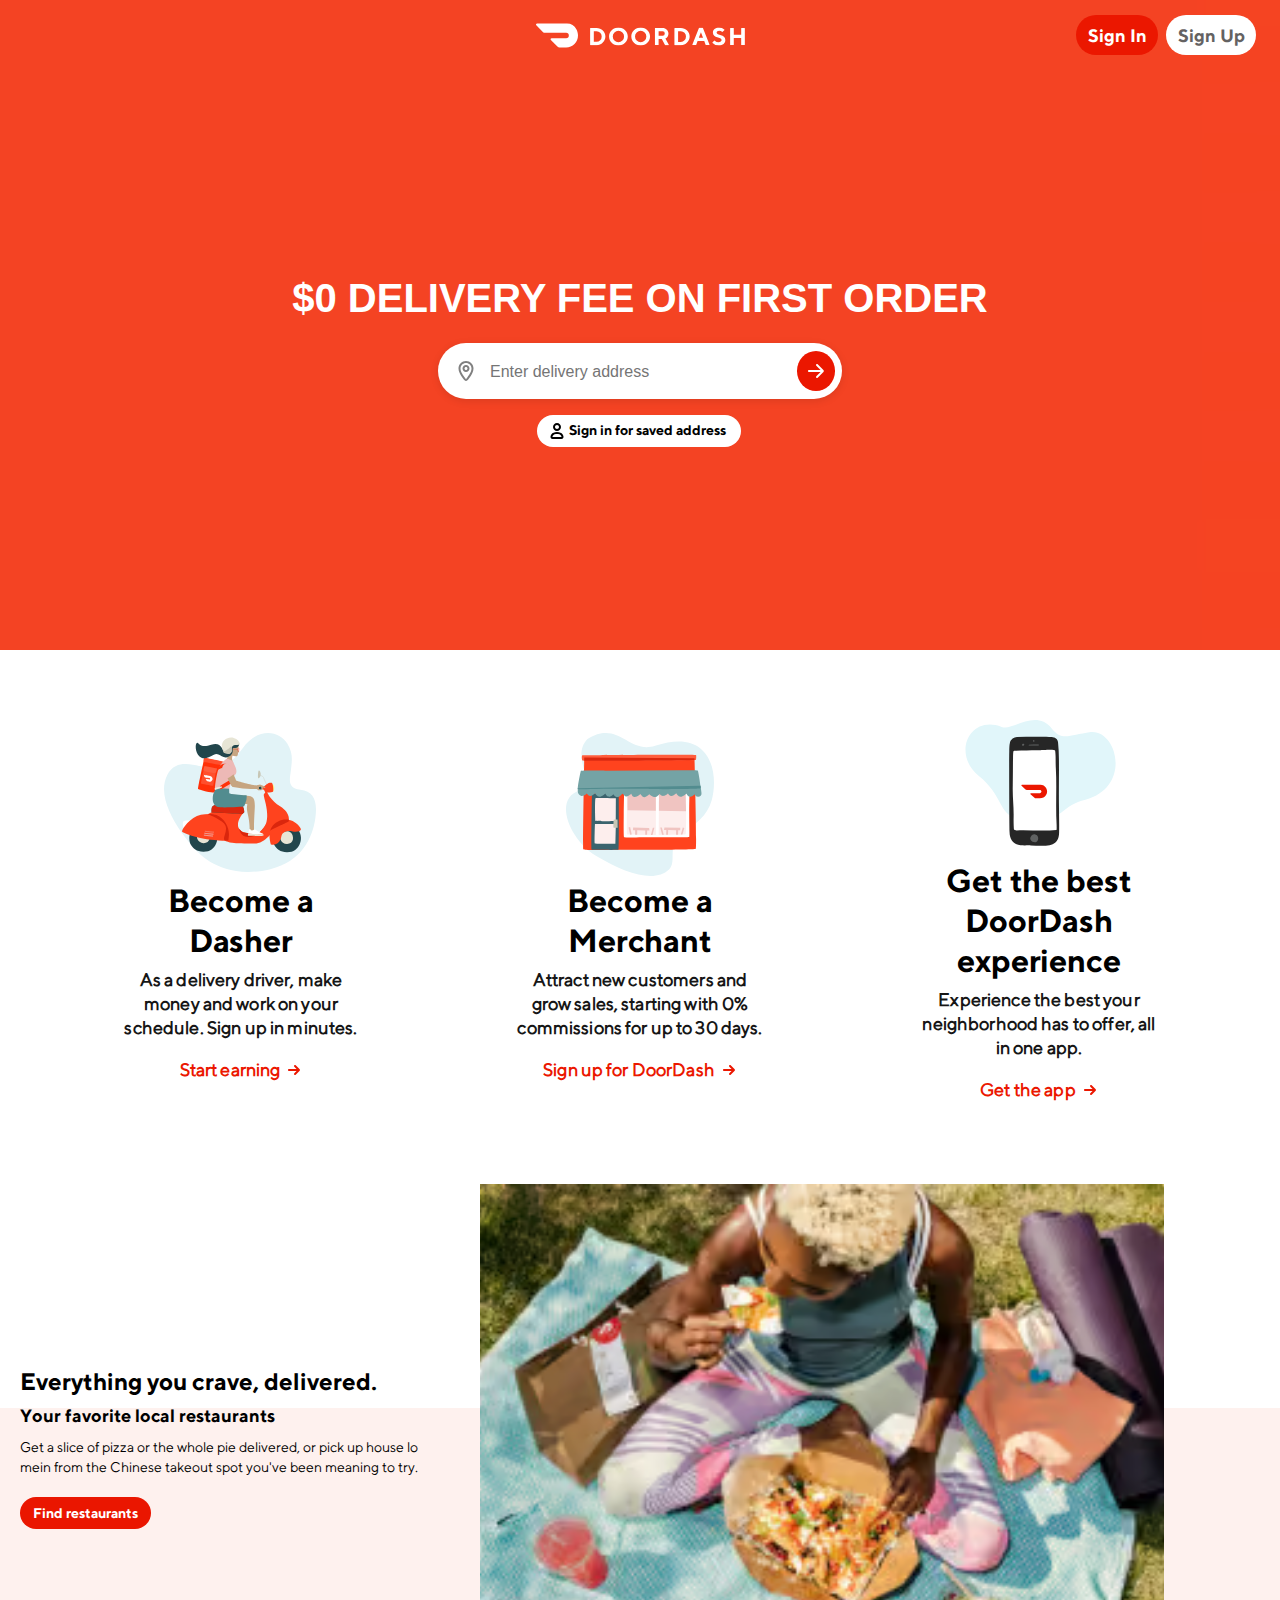
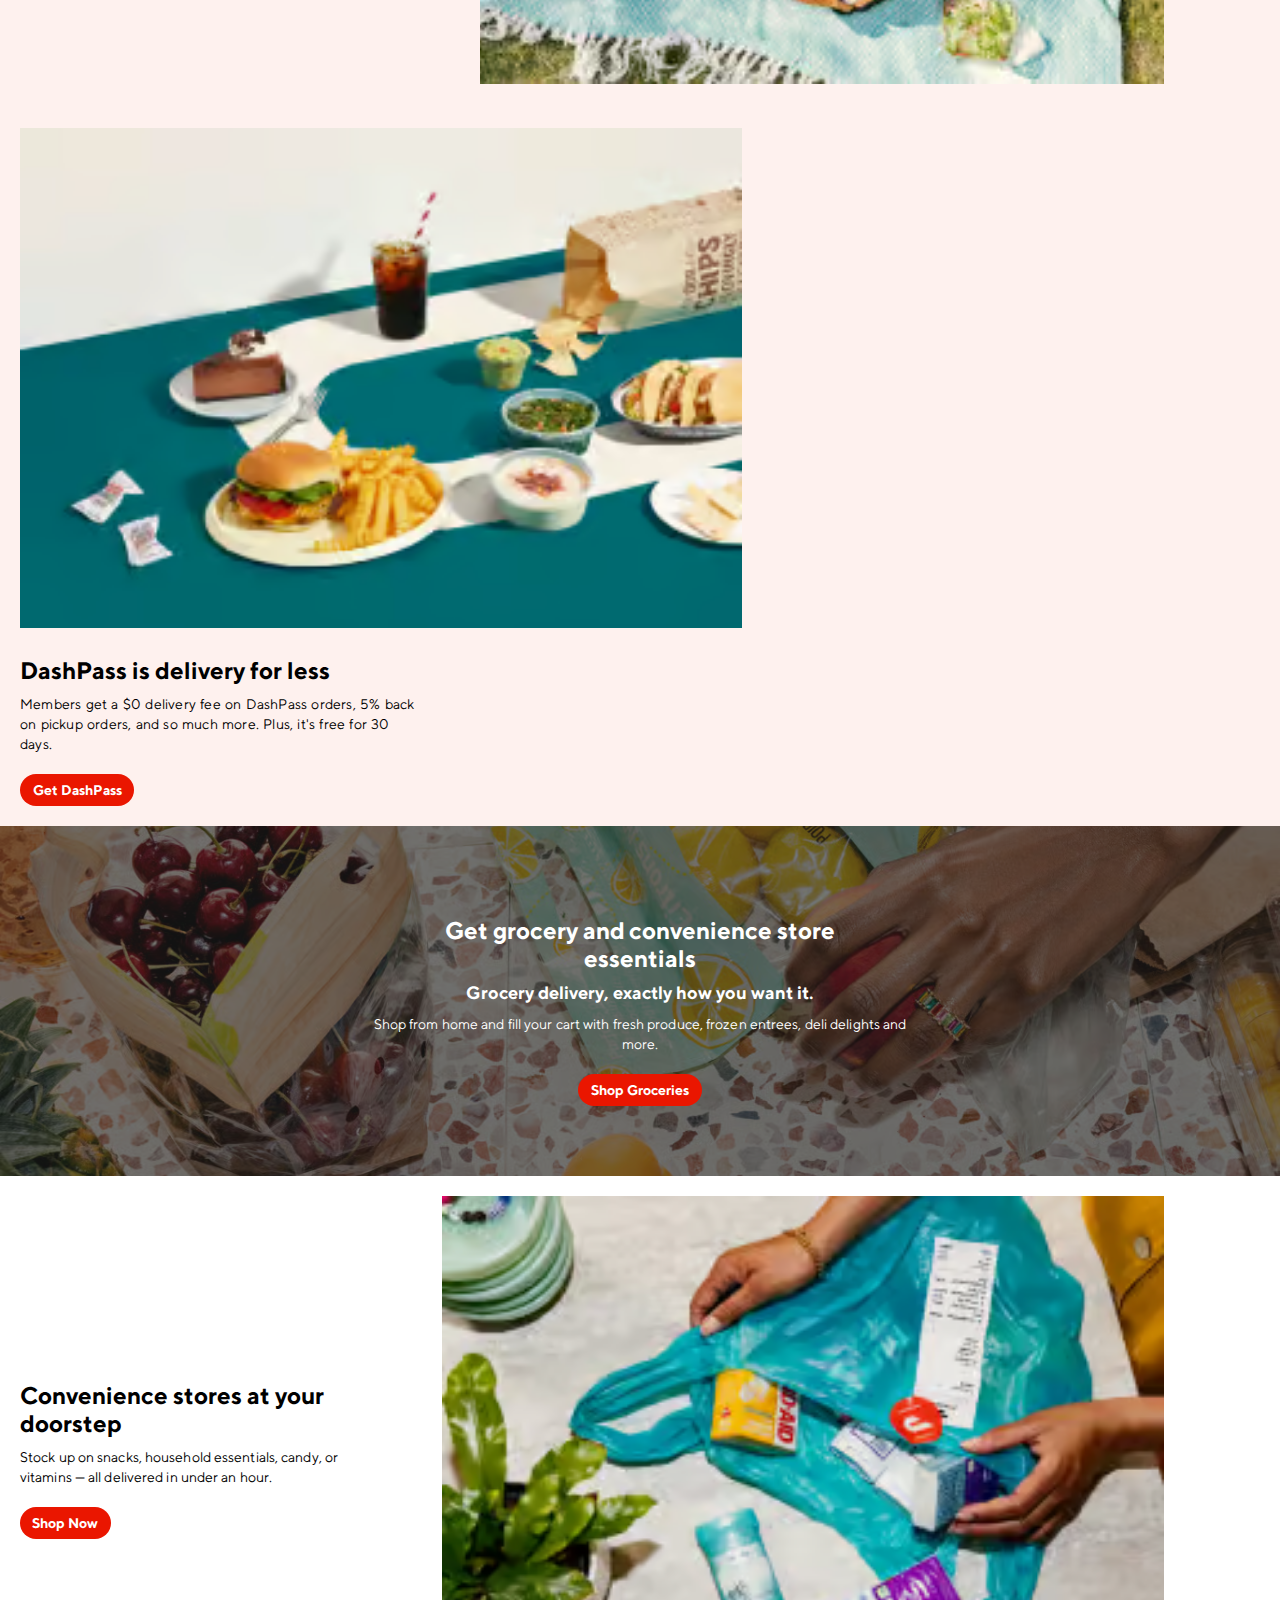
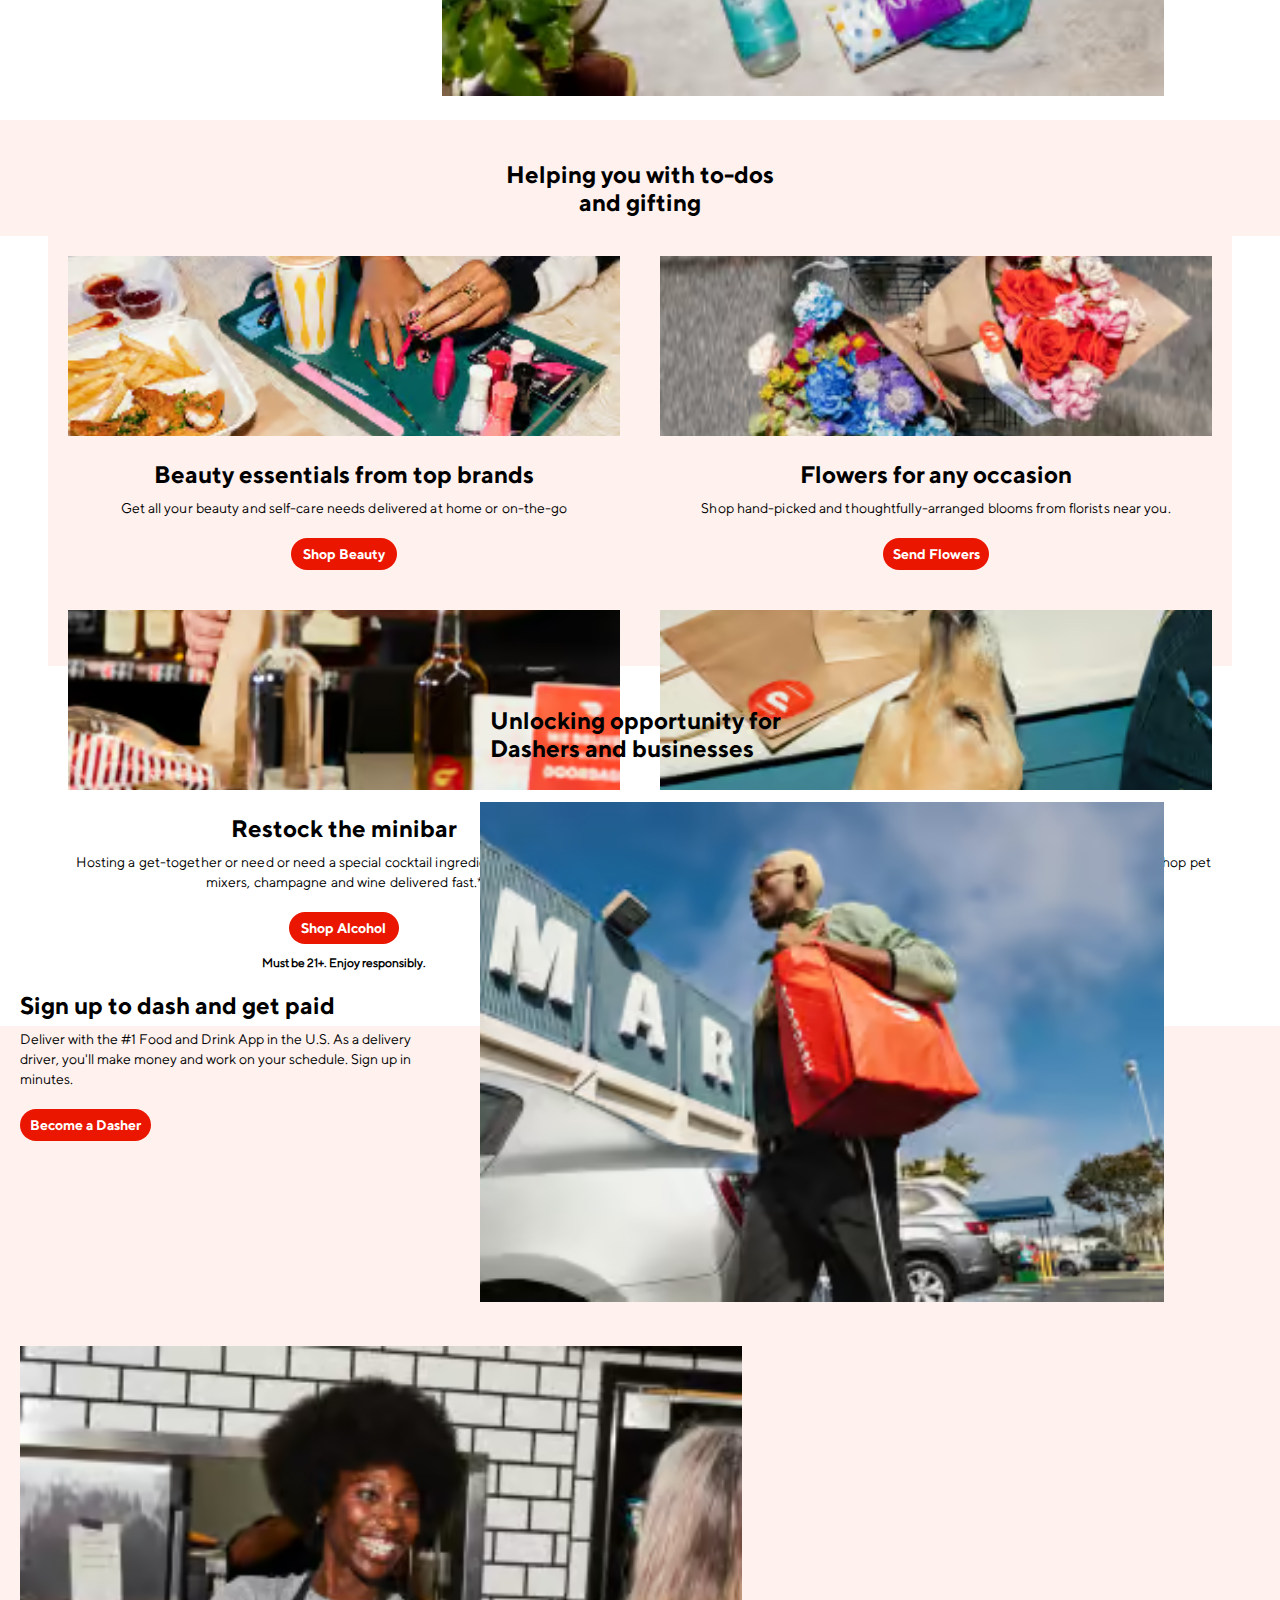
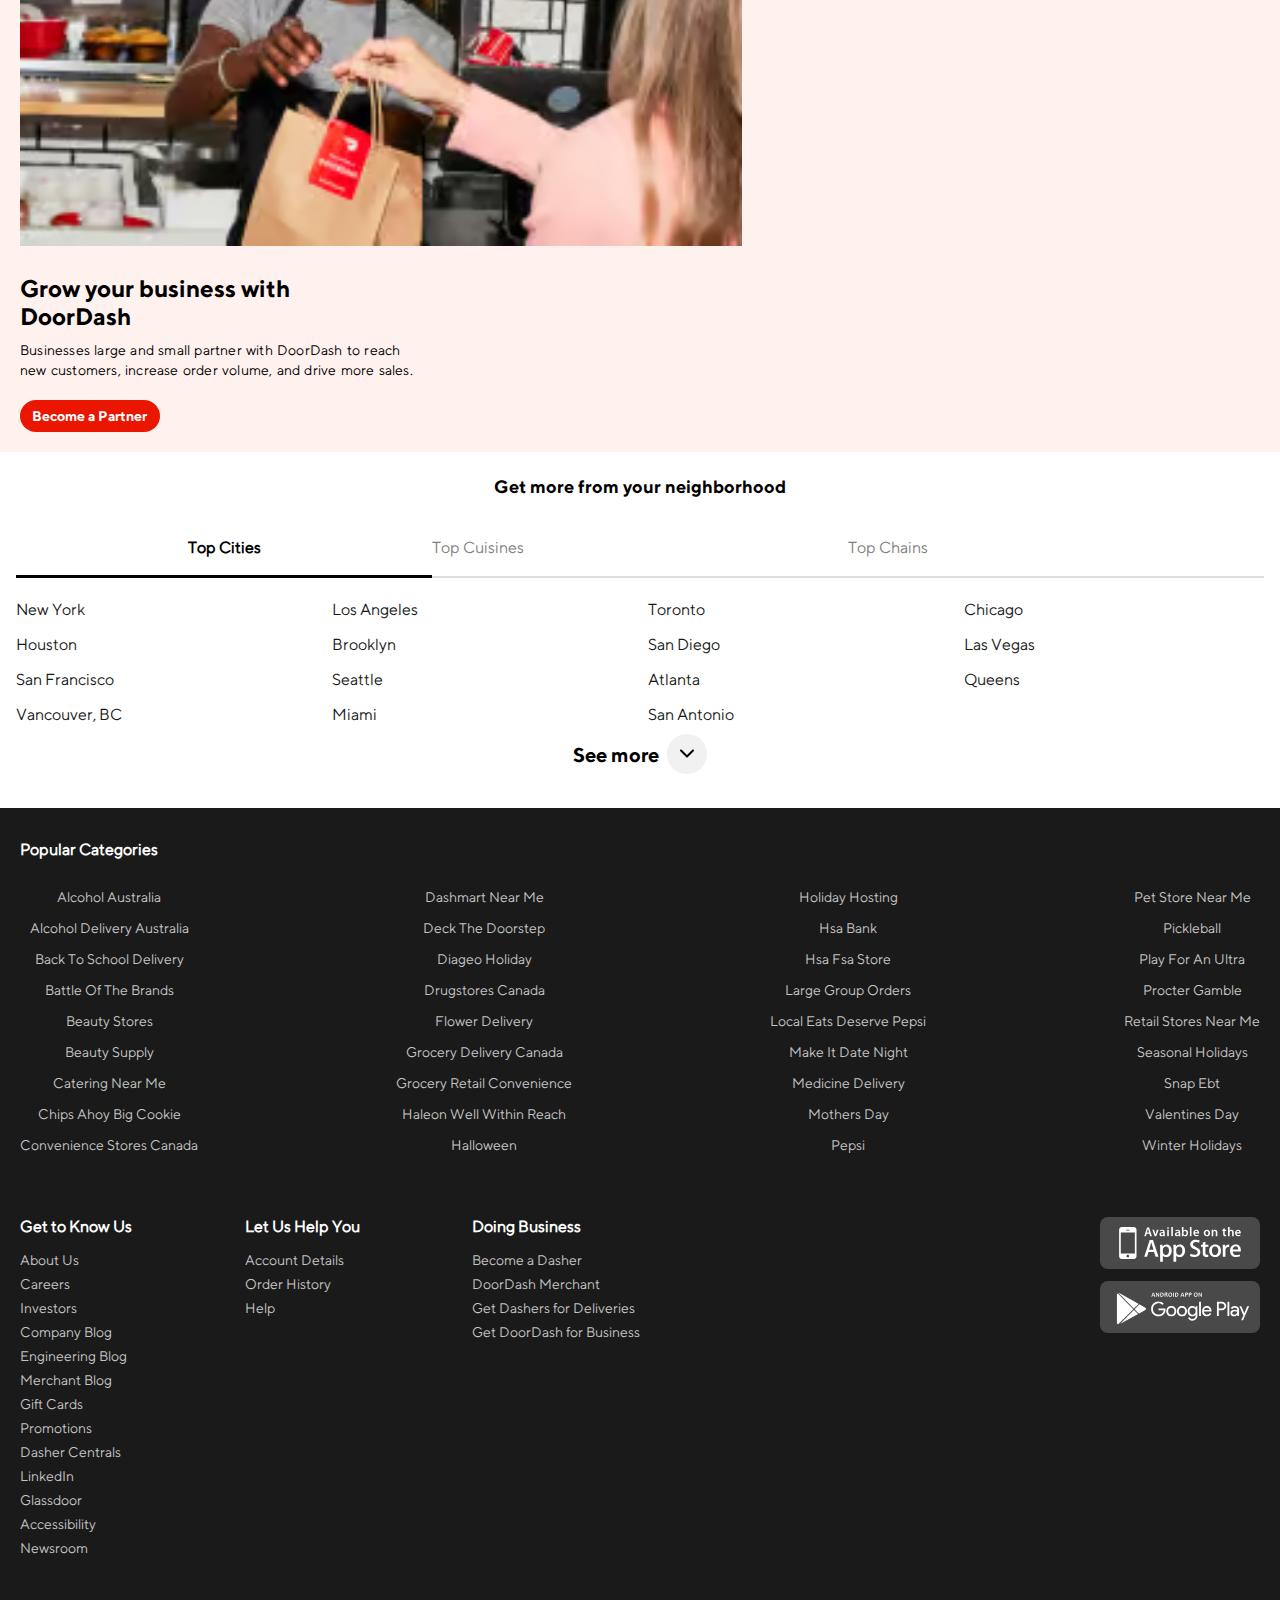
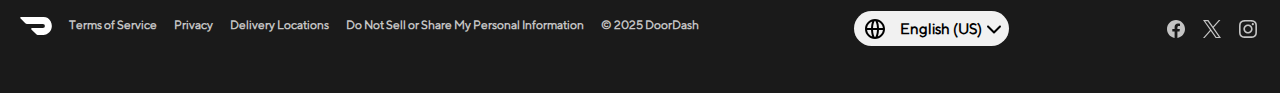
<file: index.html>
<!DOCTYPE html>
<html lang="en">

<head>
   <meta charset="UTF-8">
   <meta name="viewport" content="width=device-width, initial-scale=1.0">
   <title>DoorDash: Food, Grocery and Retail - Fast Same Day Delivery</title>
   <link rel="stylesheet" href="style.css">
   <link rel="stylesheet" href="style1.css">
   <link rel="stylesheet" href="style2.css">
</head>

<body>
   <header class="nav-top">
      <div class="grid">
         <div class="left-icon">
            <!-- <span> -->
            <svg width="64" height="64" viewBox="0 0 24 24" fill="none" xmlns="http://www.w3.org/2000/svg"
               aria-hidden="true" class="StyledInlineSvg-sc-45a1y2-0 gfYsDE sc-97811b6f-1 ijOhfZ fetched-icon">
               <path
                  d="M20.9506 9.06644C20.0784 7.42113 18.3736 6.41016 16.5301 6.41016H2.47575C2.21805 6.41016 2 6.62821 2 6.90573C2 7.02467 2.05947 7.14361 2.13876 7.24272L5.19147 10.3153C5.46899 10.5928 5.8258 10.7514 6.20243 10.7316H16.094C16.8076 10.7316 17.3825 11.2866 17.3825 12.0002C17.3825 12.7139 16.8274 13.2887 16.1138 13.2887H9.31461C9.05691 13.2887 8.83886 13.5068 8.83886 13.7843C8.83886 13.9033 8.89833 14.0222 8.97762 14.1213L12.0303 17.1939C12.3078 17.4714 12.6647 17.6102 13.0611 17.6102H16.1535C20.1577 17.6102 23.1905 13.3284 20.9506 9.06644Z"
                  fill="#EB1700"></path>
            </svg>
            <!-- </span> -->


         </div>
         <div class="text-container">
            <h1 class="title">Browse faster in the app</h1>
            <h2 class="subtitle">$0 delivery fee on first order</h2>
            <div class="rating">
               <!-- <img src="assets/rating.png" alt="rating" class="star"> -->

               <svg width="12" height="12" viewBox="0 0 16 16" fill="rgba(230,180,60)"
                  xmlns="http://www.w3.org/2000/svg" aria-hidden="true"
                  class="StyledInlineSvg-sc-45a1y2-0 gfYsDE sc-97811b6f-3 cEJCwd fetched-icon">
                  <path
                     d="M8.91123 0.588193C8.74942 0.230121 8.3929 0 7.99996 0C7.60702 0 7.2505 0.230121 7.08869 0.588193L5.37313 4.38448L1.23251 4.84295C0.841962 4.8862 0.512933 5.15416 0.391509 5.52786C0.270085 5.90157 0.378772 6.31175 0.669316 6.5763L3.74967 9.381L2.90618 13.4606C2.82662 13.8454 2.97979 14.2412 3.29768 14.4721C3.61557 14.7031 4.03926 14.7265 4.38064 14.5319L7.99996 12.469L11.6193 14.5319C11.9607 14.7265 12.3843 14.7031 12.7022 14.4721C13.0201 14.2412 13.1733 13.8454 13.0937 13.4606L12.2503 9.381L15.3306 6.5763C15.6212 6.31175 15.7298 5.90157 15.6084 5.52786C15.487 5.15416 15.158 4.8862 14.7674 4.84295L10.6268 4.38448L8.91123 0.588193Z"
                     fill="var(--usage-color-data-viz-ranking-default)"></path>
               </svg>


               <svg width="12" height="12" viewBox="0 0 16 16" fill="rgba(230,180,60)"
                  xmlns="http://www.w3.org/2000/svg" aria-hidden="true"
                  class="StyledInlineSvg-sc-45a1y2-0 gfYsDE sc-97811b6f-3 cEJCwd fetched-icon">
                  <path
                     d="M8.91123 0.588193C8.74942 0.230121 8.3929 0 7.99996 0C7.60702 0 7.2505 0.230121 7.08869 0.588193L5.37313 4.38448L1.23251 4.84295C0.841962 4.8862 0.512933 5.15416 0.391509 5.52786C0.270085 5.90157 0.378772 6.31175 0.669316 6.5763L3.74967 9.381L2.90618 13.4606C2.82662 13.8454 2.97979 14.2412 3.29768 14.4721C3.61557 14.7031 4.03926 14.7265 4.38064 14.5319L7.99996 12.469L11.6193 14.5319C11.9607 14.7265 12.3843 14.7031 12.7022 14.4721C13.0201 14.2412 13.1733 13.8454 13.0937 13.4606L12.2503 9.381L15.3306 6.5763C15.6212 6.31175 15.7298 5.90157 15.6084 5.52786C15.487 5.15416 15.158 4.8862 14.7674 4.84295L10.6268 4.38448L8.91123 0.588193Z"
                     fill="var(--usage-color-data-viz-ranking-default)"></path>
               </svg>


               <svg width="12" height="12" viewBox="0 0 16 16" fill="rgba(230,180,60)"
                  xmlns="http://www.w3.org/2000/svg" aria-hidden="true"
                  class="StyledInlineSvg-sc-45a1y2-0 gfYsDE sc-97811b6f-3 cEJCwd fetched-icon">
                  <path
                     d="M8.91123 0.588193C8.74942 0.230121 8.3929 0 7.99996 0C7.60702 0 7.2505 0.230121 7.08869 0.588193L5.37313 4.38448L1.23251 4.84295C0.841962 4.8862 0.512933 5.15416 0.391509 5.52786C0.270085 5.90157 0.378772 6.31175 0.669316 6.5763L3.74967 9.381L2.90618 13.4606C2.82662 13.8454 2.97979 14.2412 3.29768 14.4721C3.61557 14.7031 4.03926 14.7265 4.38064 14.5319L7.99996 12.469L11.6193 14.5319C11.9607 14.7265 12.3843 14.7031 12.7022 14.4721C13.0201 14.2412 13.1733 13.8454 13.0937 13.4606L12.2503 9.381L15.3306 6.5763C15.6212 6.31175 15.7298 5.90157 15.6084 5.52786C15.487 5.15416 15.158 4.8862 14.7674 4.84295L10.6268 4.38448L8.91123 0.588193Z"
                     fill="var(--usage-color-data-viz-ranking-default)"></path>
               </svg>


               <svg width="12" height="12" viewBox="0 0 16 16" fill="rgba(230,180,60)"
                  xmlns="http://www.w3.org/2000/svg" aria-hidden="true"
                  class="StyledInlineSvg-sc-45a1y2-0 gfYsDE sc-97811b6f-3 cEJCwd fetched-icon">
                  <path
                     d="M8.91123 0.588193C8.74942 0.230121 8.3929 0 7.99996 0C7.60702 0 7.2505 0.230121 7.08869 0.588193L5.37313 4.38448L1.23251 4.84295C0.841962 4.8862 0.512933 5.15416 0.391509 5.52786C0.270085 5.90157 0.378772 6.31175 0.669316 6.5763L3.74967 9.381L2.90618 13.4606C2.82662 13.8454 2.97979 14.2412 3.29768 14.4721C3.61557 14.7031 4.03926 14.7265 4.38064 14.5319L7.99996 12.469L11.6193 14.5319C11.9607 14.7265 12.3843 14.7031 12.7022 14.4721C13.0201 14.2412 13.1733 13.8454 13.0937 13.4606L12.2503 9.381L15.3306 6.5763C15.6212 6.31175 15.7298 5.90157 15.6084 5.52786C15.487 5.15416 15.158 4.8862 14.7674 4.84295L10.6268 4.38448L8.91123 0.588193Z"
                     fill="var(--usage-color-data-viz-ranking-default)"></path>
               </svg>


               <svg width="12" height="12" viewBox="0 0 16 16" fill="rgba(230,180,60)"
                  xmlns="http://www.w3.org/2000/svg" aria-hidden="true"
                  class="StyledInlineSvg-sc-45a1y2-0 gfYsDE sc-97811b6f-4 gBDNxG fetched-icon">
                  <path fill-rule="evenodd" clip-rule="evenodd"
                     d="M8.91123 0.588193C8.74942 0.230121 8.3929 0 7.99996 0C7.60702 0 7.2505 0.230121 7.08869 0.588193L5.37313 4.38448L1.23251 4.84295C0.841962 4.8862 0.512933 5.15416 0.391509 5.52786C0.270085 5.90157 0.378772 6.31175 0.669316 6.5763L3.74967 9.381L2.90618 13.4606C2.82662 13.8454 2.97979 14.2412 3.29768 14.4721C3.61557 14.7031 4.03926 14.7265 4.38064 14.5319L7.99996 12.469L11.6193 14.5319C11.9607 14.7265 12.3843 14.7031 12.7022 14.4721C13.0201 14.2412 13.1733 13.8454 13.0937 13.4606L12.2503 9.381L15.3306 6.5763C15.6212 6.31175 15.7298 5.90157 15.6084 5.52786C15.487 5.15416 15.158 4.8862 14.7674 4.84295L10.6268 4.38448L8.91123 0.588193ZM7.99997 10.318C8.17082 10.318 8.34167 10.3617 8.49514 10.4492L10.6871 11.6986L10.1763 9.22779C10.1047 8.88181 10.2211 8.52376 10.4823 8.2859L12.3479 6.58727L9.84018 6.30961C9.48903 6.27073 9.18445 6.04944 9.03896 5.72749L7.99997 3.42834V10.318Z"
                     fill="var(--usage-color-data-viz-ranking-default)"></path>
               </svg>

               <span class="rating-text">18.2M ratings</span>
            </div>

         </div>

         <div class="button"> Open</div>
      </div>
   </header>


   <div class="banner">

      <div class="option">
         <div class="button1"> Login

         </div>
         <div class="button2">Open App


         </div>
      </div>


      <div class="option2">
         <div class="button1"> Sign In

         </div>
         <div class="button2">Sign Up
         </div>
      </div>

      <div class="logo">
         <span class="tag">
            <svg aria-hidden="true" width="32" height="18" viewBox="0 0 99.5 56.5" fill="white">
               <path
                  d="M95.64,13.38A25.24,25.24,0,0,0,73.27,0H2.43A2.44,2.44,0,0,0,.72,4.16L16.15,19.68a7.26,7.26,0,0,0,5.15,2.14H71.24a6.44,6.44,0,1,1,.13,12.88H36.94a2.44,2.44,0,0,0-1.72,4.16L50.66,54.39a7.25,7.25,0,0,0,5.15,2.14H71.38c20.26,0,35.58-21.66,24.26-43.16">
               </path>
            </svg>
         </span>

         
         <span class="dtext">
            <svg aria-hidden="true" width="112" height="13" viewBox="0 0 361.1 42" fill="white">
               <path
                  d="M8.62,8.66V33.38h6.32A12.21,12.21,0,0,0,27,21,12,12,0,0,0,14.94,8.66ZM14.94.91C26.72.91,35.63,9.81,35.63,21S26.72,41.14,14.94,41.14H1a1,1,0,0,1-1-1V1.95a1,1,0,0,1,1-1Z">
               </path>
               <path
                  d="M66,34.24A13.22,13.22,0,1,0,52.82,21,13.24,13.24,0,0,0,66,34.24M66,0C78.4,0,87.88,9.53,87.88,21S78.4,42,66,42,44.2,32.52,44.2,21,53.68,0,66,0">
               </path>
               <path
                  d="M118,34.24A13.22,13.22,0,1,0,104.75,21,13.24,13.24,0,0,0,118,34.24M118,0c12.36,0,21.84,9.48,21.84,21S130.32,42,118,42,96.12,32.52,96.12,21,105.6,0,118,0">
               </path>
               <path
                  d="M168.75,8.66h-8.91V19.3h8.91a5.22,5.22,0,0,0,5.46-5.17,5.28,5.28,0,0,0-5.46-5.46M151.22,1.95a1,1,0,0,1,1-1H169c8,0,13.79,5.86,13.79,13.22a13,13,0,0,1-7.18,11.78l7.74,13.68a1,1,0,0,1-.91,1.56h-6.79a1,1,0,0,1-.91-.54l-7.46-13.54h-7.47v13a1,1,0,0,1-1,1h-6.54a1,1,0,0,1-1-1Z">
               </path>
               <path
                  d="M205.26,8.85V33.57h6.32a12.21,12.21,0,0,0,12.07-12.36A12,12,0,0,0,211.58,8.85Zm6.32-7.76c11.78,0,20.69,8.91,20.69,20.12s-8.91,20.12-20.69,20.12h-13.9a1,1,0,0,1-1-1V2.14a1,1,0,0,1,1-1Z">
               </path>
               <path
                  d="M258.56,10.92l-4.89,13.22h9.77Zm-7.76,20.69-3.2,8.8a1,1,0,0,1-1,.69h-6.94a1,1,0,0,1-1-1.42l15-38.15a1,1,0,0,1,1-.66h7.77a1,1,0,0,1,1,.66l15,38.15a1,1,0,0,1-1,1.42h-6.94a1,1,0,0,1-1-.69l-3.2-8.8Z">
               </path>
               <path
                  d="M286.48,11.78C286.48,5.46,291.94,0,300.56,0a17.84,17.84,0,0,1,12.51,4.71,1,1,0,0,1,0,1.47L309.22,10a1,1,0,0,1-1.42,0,10.12,10.12,0,0,0-6.67-2.63c-3.45,0-6,2-6,4.31,0,7.47,20.38,3.16,20.38,17.53C315.5,36.49,310,42,300.27,42a20.41,20.41,0,0,1-14.54-5.84,1,1,0,0,1,0-1.47l3.72-3.72a1,1,0,0,1,1.45,0,12.85,12.85,0,0,0,8.79,3.58c4.31,0,7.15-2.3,7.15-5.18,0-7.47-20.37-3.16-20.37-17.53">
               </path>
               <path
                  d="M352.47,1.9V17H335.22V1.9a1,1,0,0,0-1-1h-6.54a1,1,0,0,0-1,1V40.05a1,1,0,0,0,1,1h6.54a1,1,0,0,0,1-1V24.71h17.24V40.05a1,1,0,0,0,1,1H360a1,1,0,0,0,1-1V1.9a1,1,0,0,0-1-1h-6.54A1,1,0,0,0,352.47,1.9Z">
               </path>
            </svg>
         </span>
        

       
         </div>
       
      <div class="secondclass">
         <div class="htext">
            <h1>$0 DELIVERY FEE ON FIRST ORDER</h1>
         </div>
         </div>

         <div class="field">
            <div class="forflex">
               <span class="icon1">
                  <svg width="24" height="24" viewBox="0 0 24 24" fill="black" xmlns="http://www.w3.org/2000/svg"
                     aria-hidden="true" class="StyledInlineSvg-sc-45a1y2-0 gfYsDE fetched-icon">
                     <path fill-rule="evenodd" clip-rule="evenodd"
                        d="M14.1922 15.6064C13.0236 16.4816 11.5723 17 10 17C6.13401 17 3 13.866 3 10C3 6.13401 6.13401 3 10 3C13.866 3 17 6.13401 17 10C17 11.5723 16.4816 13.0236 15.6064 14.1922L20.7071 19.2929C21.0976 19.6834 21.0976 20.3166 20.7071 20.7071C20.3166 21.0976 19.6834 21.0976 19.2929 20.7071L14.1922 15.6064ZM15 10C15 12.7614 12.7614 15 10 15C7.23858 15 5 12.7614 5 10C5 7.23858 7.23858 5 10 5C12.7614 5 15 7.23858 15 10Z"
                        fill="var(--usage-color-icon-default)"></path>
                  </svg>
               </span>
               <span class="icon11">
                  <svg width="24" height="24" viewBox="0 0 24 24" fill="gray" xmlns="http://www.w3.org/2000/svg"
                     aria-hidden="true" class="StyledInlineSvg-sc-45a1y2-0 gfYsDE fetched-icon">
                     <path fill-rule="evenodd" clip-rule="evenodd"
                        d="M10.5257 21.3514L12 20L13.4743 21.3514C13.0955 21.7647 12.5606 22 12 22C11.4394 22 10.9045 21.7647 10.5257 21.3514ZM13.2949 18.4463C12.5464 19.4039 12 20 12 20C12 20 11.4535 19.4039 10.7051 18.4463C9.07919 16.3658 6.5 12.5792 6.5 9.49242C6.5 6.45904 8.96243 4 12 4C15.0376 4 17.5 6.45904 17.5 9.49242C17.5 12.5792 14.9208 16.3658 13.2949 18.4463ZM13.4743 21.3514C13.4743 21.3514 13.4743 21.3514 12 20C10.5257 21.3514 10.5257 21.3514 10.5257 21.3514L10.5227 21.3482L10.5177 21.3427L10.5018 21.3252L10.4474 21.2647C10.4014 21.2133 10.3363 21.1398 10.2548 21.0461C10.0919 20.8589 9.86301 20.5903 9.59004 20.2553C9.04587 19.5873 8.31764 18.6441 7.58566 17.5456C6.85705 16.4522 6.10151 15.1704 5.5227 13.8275C4.95169 12.5026 4.5 10.9984 4.5 9.49242C4.5 5.35187 7.86046 2 12 2C16.1395 2 19.5 5.35187 19.5 9.49242C19.5 10.9984 19.0483 12.5026 18.4773 13.8275C17.8985 15.1704 17.1429 16.4522 16.4143 17.5456C15.6824 18.6441 14.9541 19.5873 14.41 20.2553C14.137 20.5903 13.9081 20.8589 13.7452 21.0461C13.6637 21.1398 13.5986 21.2133 13.5526 21.2647L13.4982 21.3252L13.4823 21.3427L13.4773 21.3482L13.4743 21.3514Z"
                        fill="var(--usage-color-text-subdued-default)"></path>
                     <path fill-rule="evenodd" clip-rule="evenodd"
                        d="M12 11C12.8284 11 13.5 10.3284 13.5 9.5C13.5 8.67157 12.8284 8 12 8C11.1716 8 10.5 8.67157 10.5 9.5C10.5 10.3284 11.1716 11 12 11ZM12 13C13.933 13 15.5 11.433 15.5 9.5C15.5 7.567 13.933 6 12 6C10.067 6 8.5 7.567 8.5 9.5C8.5 11.433 10.067 13 12 13Z"
                        fill="var(--usage-color-text-subdued-default)"></path>
                  </svg>
               </span>


               <input name="sample" type="text" placeholder="Enter delivery address" class="ttext">

               <button class="invi">
                  <svg width="24" height="24" viewBox="0 0 24 24" fill="white" xmlns="http://www.w3.org/2000/svg"
                     aria-hidden="true" class="StyledInlineSvg-sc-45a1y2-0 gfYsDE fetched-icon">
                     <path
                        d="M12.2929 17.2929C11.9024 17.6834 11.9024 18.3166 12.2929 18.7071C12.6834 19.0976 13.3166 19.0976 13.7071 18.7071L19.1578 13.2564C19.242 13.1722 19.3427 13.0717 19.4241 12.9758C19.5183 12.8648 19.6439 12.6962 19.7195 12.4635C19.8174 12.1623 19.8174 11.8377 19.7195 11.5365C19.6439 11.3038 19.5183 11.1352 19.4241 11.0242C19.3427 10.9283 19.242 10.8278 19.1578 10.7436L13.7071 5.29289C13.3166 4.90237 12.6834 4.90237 12.2929 5.29289C11.9024 5.68342 11.9024 6.31658 12.2929 6.70711L16.5858 11L5 11C4.44772 11 4 11.4477 4 12C4 12.5523 4.44771 13 5 13L16.5858 13L12.2929 17.2929Z"
                        fill="currentColor"></path>
                  </svg>
                  </svg> </button>

               <span class="icon2">
                  <svg width="24" height="24" viewBox="0 0 24 24" fill="black" xmlns="http://www.w3.org/2000/svg"
                     aria-hidden="true" class="StyledInlineSvg-sc-45a1y2-0 gfYsDE fetched-icon">
                     <path
                        d="M12.2929 17.2929C11.9024 17.6834 11.9024 18.3166 12.2929 18.7071C12.6834 19.0976 13.3166 19.0976 13.7071 18.7071L19.1578 13.2564C19.242 13.1722 19.3427 13.0717 19.4241 12.9758C19.5183 12.8648 19.6439 12.6962 19.7195 12.4635C19.8174 12.1623 19.8174 11.8377 19.7195 11.5365C19.6439 11.3038 19.5183 11.1352 19.4241 11.0242C19.3427 10.9283 19.242 10.8278 19.1578 10.7436L13.7071 5.29289C13.3166 4.90237 12.6834 4.90237 12.2929 5.29289C11.9024 5.68342 11.9024 6.31658 12.2929 6.70711L16.5858 11L5 11C4.44772 11 4 11.4477 4 12C4 12.5523 4.44771 13 5 13L16.5858 13L12.2929 17.2929Z"
                        fill="currentColor"></path>
                  </svg>
               </span>
            </div>
         </div>



         <div class="buttoncontainer">
            <div class="buttonlog">
               <span class="man">
                  <svg width="16" height="16" viewBox="0 0 16 16" fill="black" xmlns="http://www.w3.org/2000/svg"
                     aria-hidden="true" class="StyledInlineSvg-sc-45a1y2-0 gfYsDE fetched-icon">
                     <path fill-rule="evenodd" clip-rule="evenodd"
                        d="M12.5 16C13.6046 16 14.5 15.1046 14.5 14C14.5 13.5 14.37 13.0462 14.37 13.0462C14.2499 12.5658 14.0117 11.9323 13.5375 11.3C12.5198 9.94301 10.738 9 8 9C5.26202 9 3.48025 9.94301 2.4625 11.3C1.98825 11.9323 1.75013 12.5658 1.63003 13.0462C1.63003 13.0462 1.5 13.5 1.5 14C1.5 15.1046 2.39543 16 3.5 16H12.5ZM12.5 14C12.5 14 12.5 12.8726 11.4633 12C10.8088 11.4492 9.74133 11 8 11C6.25867 11 5.19116 11.4492 4.53675 12C3.5 12.8726 3.5 14 3.5 14H12.5Z"
                        fill="black"></path>
                     <path fill-rule="evenodd" clip-rule="evenodd"
                        d="M12 4C12 6.20914 10.2091 8 8 8C5.79086 8 4 6.20914 4 4C4 1.79086 5.79086 0 8 0C10.2091 0 12 1.79086 12 4ZM8 6C9.10457 6 10 5.10457 10 4C10 2.89543 9.10457 2 8 2C6.89543 2 6 2.89543 6 4C6 5.10457 6.89543 6 8 6Z"
                        fill="black"></path>
                  </svg>
               </span>
               <span class="logclass">
                  Login
               </span>
            </div>

         </div>

         <div class="buttoncontainer1">
            <div class="buttonlog">
               <span class="man">
                  <svg width="16" height="16" viewBox="0 0 16 16" fill="black" xmlns="http://www.w3.org/2000/svg"
                     aria-hidden="true" class="StyledInlineSvg-sc-45a1y2-0 gfYsDE fetched-icon">
                     <path fill-rule="evenodd" clip-rule="evenodd"
                        d="M12.5 16C13.6046 16 14.5 15.1046 14.5 14C14.5 13.5 14.37 13.0462 14.37 13.0462C14.2499 12.5658 14.0117 11.9323 13.5375 11.3C12.5198 9.94301 10.738 9 8 9C5.26202 9 3.48025 9.94301 2.4625 11.3C1.98825 11.9323 1.75013 12.5658 1.63003 13.0462C1.63003 13.0462 1.5 13.5 1.5 14C1.5 15.1046 2.39543 16 3.5 16H12.5ZM12.5 14C12.5 14 12.5 12.8726 11.4633 12C10.8088 11.4492 9.74133 11 8 11C6.25867 11 5.19116 11.4492 4.53675 12C3.5 12.8726 3.5 14 3.5 14H12.5Z"
                        fill="black"></path>
                     <path fill-rule="evenodd" clip-rule="evenodd"
                        d="M12 4C12 6.20914 10.2091 8 8 8C5.79086 8 4 6.20914 4 4C4 1.79086 5.79086 0 8 0C10.2091 0 12 1.79086 12 4ZM8 6C9.10457 6 10 5.10457 10 4C10 2.89543 9.10457 2 8 2C6.89543 2 6 2.89543 6 4C6 5.10457 6.89543 6 8 6Z"
                        fill="black"></path>
                  </svg>
               </span>
               <span class="logclass">
                  Sign In
               </span>
            </div>

         </div>



         
         <div class="buttoncontainer2">
            <div class="buttonlog">
               <span class="man">
                  <svg width="16" height="16" viewBox="0 0 16 16" fill="black" xmlns="http://www.w3.org/2000/svg"
                     aria-hidden="true" class="StyledInlineSvg-sc-45a1y2-0 gfYsDE fetched-icon">
                     <path fill-rule="evenodd" clip-rule="evenodd"
                        d="M12.5 16C13.6046 16 14.5 15.1046 14.5 14C14.5 13.5 14.37 13.0462 14.37 13.0462C14.2499 12.5658 14.0117 11.9323 13.5375 11.3C12.5198 9.94301 10.738 9 8 9C5.26202 9 3.48025 9.94301 2.4625 11.3C1.98825 11.9323 1.75013 12.5658 1.63003 13.0462C1.63003 13.0462 1.5 13.5 1.5 14C1.5 15.1046 2.39543 16 3.5 16H12.5ZM12.5 14C12.5 14 12.5 12.8726 11.4633 12C10.8088 11.4492 9.74133 11 8 11C6.25867 11 5.19116 11.4492 4.53675 12C3.5 12.8726 3.5 14 3.5 14H12.5Z"
                        fill="black"></path>
                     <path fill-rule="evenodd" clip-rule="evenodd"
                        d="M12 4C12 6.20914 10.2091 8 8 8C5.79086 8 4 6.20914 4 4C4 1.79086 5.79086 0 8 0C10.2091 0 12 1.79086 12 4ZM8 6C9.10457 6 10 5.10457 10 4C10 2.89543 9.10457 2 8 2C6.89543 2 6 2.89543 6 4C6 5.10457 6.89543 6 8 6Z"
                        fill="black"></path>
                  </svg>
               </span>
               <span class="logclass">
                  Sign in for saved address
               </span>
            </div>

         </div>


         </div>


      </div>
   </div>

   </div>

   <!-- <section class="topbar">
     <div class="tbar">
        <div class="leftticon">
            <span>
                <svg aria-hidden="true" width="32" height="18" viewBox="0 0 99.5 56.5" fill="#ea1600"><path d="M95.64,13.38A25.24,25.24,0,0,0,73.27,0H2.43A2.44,2.44,0,0,0,.72,4.16L16.15,19.68a7.26,7.26,0,0,0,5.15,2.14H71.24a6.44,6.44,0,1,1,.13,12.88H36.94a2.44,2.44,0,0,0-1.72,4.16L50.66,54.39a7.25,7.25,0,0,0,5.15,2.14H71.38c20.26,0,35.58-21.66,24.26-43.16"></path></svg>
            </span> </div>
        <div class="logname">
            <h2>Login</h2>
        </div>
        <div class="opbutton">Open App</div>
     </div>
  </section> -->

   <div class="seccontainer">
      <section class="sec1">
         <div class="lybox">
            <!-- <div class="lypad"> -->
            <div class="boxgrid">
               <div class="leftt-icon">

                  <svg width="64" height="64" viewBox="0 0 24 24" fill="none" xmlns="http://www.w3.org/2000/svg"
                     aria-hidden="true" class="StyledInlineSvg-sc-45a1y2-0 gfYsDE sc-97811b6f-1 ijOhfZ fetched-icon">
                     <path
                        d="M20.9506 9.06644C20.0784 7.42113 18.3736 6.41016 16.5301 6.41016H2.47575C2.21805 6.41016 2 6.62821 2 6.90573C2 7.02467 2.05947 7.14361 2.13876 7.24272L5.19147 10.3153C5.46899 10.5928 5.8258 10.7514 6.20243 10.7316H16.094C16.8076 10.7316 17.3825 11.2866 17.3825 12.0002C17.3825 12.7139 16.8274 13.2887 16.1138 13.2887H9.31461C9.05691 13.2887 8.83886 13.5068 8.83886 13.7843C8.83886 13.9033 8.89833 14.0222 8.97762 14.1213L12.0303 17.1939C12.3078 17.4714 12.6647 17.6102 13.0611 17.6102H16.1535C20.1577 17.6102 23.1905 13.3284 20.9506 9.06644Z"
                        fill="#EB1700"></path>
                  </svg>


               </div>
               <div class="text-container">
                  <h1 class="title">Browse faster in the app</h1>
                  <h2 class="subtitle">$0 delivery fee on first order</h2>
                  <div class="rating">
                     <!-- <img src="assets/rating.png" alt="rating" class="star"> -->

                     <svg width="12" height="12" viewBox="0 0 16 16" fill="rgba(230,180,60)"
                        xmlns="http://www.w3.org/2000/svg" aria-hidden="true"
                        class="StyledInlineSvg-sc-45a1y2-0 gfYsDE sc-97811b6f-3 cEJCwd fetched-icon">
                        <path
                           d="M8.91123 0.588193C8.74942 0.230121 8.3929 0 7.99996 0C7.60702 0 7.2505 0.230121 7.08869 0.588193L5.37313 4.38448L1.23251 4.84295C0.841962 4.8862 0.512933 5.15416 0.391509 5.52786C0.270085 5.90157 0.378772 6.31175 0.669316 6.5763L3.74967 9.381L2.90618 13.4606C2.82662 13.8454 2.97979 14.2412 3.29768 14.4721C3.61557 14.7031 4.03926 14.7265 4.38064 14.5319L7.99996 12.469L11.6193 14.5319C11.9607 14.7265 12.3843 14.7031 12.7022 14.4721C13.0201 14.2412 13.1733 13.8454 13.0937 13.4606L12.2503 9.381L15.3306 6.5763C15.6212 6.31175 15.7298 5.90157 15.6084 5.52786C15.487 5.15416 15.158 4.8862 14.7674 4.84295L10.6268 4.38448L8.91123 0.588193Z"
                           fill="var(--usage-color-data-viz-ranking-default)"></path>
                     </svg>


                     <svg width="12" height="12" viewBox="0 0 16 16" fill="rgba(230,180,60)"
                        xmlns="http://www.w3.org/2000/svg" aria-hidden="true"
                        class="StyledInlineSvg-sc-45a1y2-0 gfYsDE sc-97811b6f-3 cEJCwd fetched-icon">
                        <path
                           d="M8.91123 0.588193C8.74942 0.230121 8.3929 0 7.99996 0C7.60702 0 7.2505 0.230121 7.08869 0.588193L5.37313 4.38448L1.23251 4.84295C0.841962 4.8862 0.512933 5.15416 0.391509 5.52786C0.270085 5.90157 0.378772 6.31175 0.669316 6.5763L3.74967 9.381L2.90618 13.4606C2.82662 13.8454 2.97979 14.2412 3.29768 14.4721C3.61557 14.7031 4.03926 14.7265 4.38064 14.5319L7.99996 12.469L11.6193 14.5319C11.9607 14.7265 12.3843 14.7031 12.7022 14.4721C13.0201 14.2412 13.1733 13.8454 13.0937 13.4606L12.2503 9.381L15.3306 6.5763C15.6212 6.31175 15.7298 5.90157 15.6084 5.52786C15.487 5.15416 15.158 4.8862 14.7674 4.84295L10.6268 4.38448L8.91123 0.588193Z"
                           fill="var(--usage-color-data-viz-ranking-default)"></path>
                     </svg>


                     <svg width="12" height="12" viewBox="0 0 16 16" fill="rgba(230,180,60)"
                        xmlns="http://www.w3.org/2000/svg" aria-hidden="true"
                        class="StyledInlineSvg-sc-45a1y2-0 gfYsDE sc-97811b6f-3 cEJCwd fetched-icon">
                        <path
                           d="M8.91123 0.588193C8.74942 0.230121 8.3929 0 7.99996 0C7.60702 0 7.2505 0.230121 7.08869 0.588193L5.37313 4.38448L1.23251 4.84295C0.841962 4.8862 0.512933 5.15416 0.391509 5.52786C0.270085 5.90157 0.378772 6.31175 0.669316 6.5763L3.74967 9.381L2.90618 13.4606C2.82662 13.8454 2.97979 14.2412 3.29768 14.4721C3.61557 14.7031 4.03926 14.7265 4.38064 14.5319L7.99996 12.469L11.6193 14.5319C11.9607 14.7265 12.3843 14.7031 12.7022 14.4721C13.0201 14.2412 13.1733 13.8454 13.0937 13.4606L12.2503 9.381L15.3306 6.5763C15.6212 6.31175 15.7298 5.90157 15.6084 5.52786C15.487 5.15416 15.158 4.8862 14.7674 4.84295L10.6268 4.38448L8.91123 0.588193Z"
                           fill="var(--usage-color-data-viz-ranking-default)"></path>
                     </svg>

                     <svg width="12" height="12" viewBox="0 0 16 16" fill="rgba(230,180,60)"
                        xmlns="http://www.w3.org/2000/svg" aria-hidden="true"
                        class="StyledInlineSvg-sc-45a1y2-0 gfYsDE sc-97811b6f-3 cEJCwd fetched-icon">
                        <path
                           d="M8.91123 0.588193C8.74942 0.230121 8.3929 0 7.99996 0C7.60702 0 7.2505 0.230121 7.08869 0.588193L5.37313 4.38448L1.23251 4.84295C0.841962 4.8862 0.512933 5.15416 0.391509 5.52786C0.270085 5.90157 0.378772 6.31175 0.669316 6.5763L3.74967 9.381L2.90618 13.4606C2.82662 13.8454 2.97979 14.2412 3.29768 14.4721C3.61557 14.7031 4.03926 14.7265 4.38064 14.5319L7.99996 12.469L11.6193 14.5319C11.9607 14.7265 12.3843 14.7031 12.7022 14.4721C13.0201 14.2412 13.1733 13.8454 13.0937 13.4606L12.2503 9.381L15.3306 6.5763C15.6212 6.31175 15.7298 5.90157 15.6084 5.52786C15.487 5.15416 15.158 4.8862 14.7674 4.84295L10.6268 4.38448L8.91123 0.588193Z"
                           fill="var(--usage-color-data-viz-ranking-default)"></path>
                     </svg>

                     <svg width="12" height="12" viewBox="0 0 16 16" fill="rgba(230,180,60)"
                        xmlns="http://www.w3.org/2000/svg" aria-hidden="true"
                        class="StyledInlineSvg-sc-45a1y2-0 gfYsDE sc-97811b6f-4 gBDNxG fetched-icon">
                        <path fill-rule="evenodd" clip-rule="evenodd"
                           d="M8.91123 0.588193C8.74942 0.230121 8.3929 0 7.99996 0C7.60702 0 7.2505 0.230121 7.08869 0.588193L5.37313 4.38448L1.23251 4.84295C0.841962 4.8862 0.512933 5.15416 0.391509 5.52786C0.270085 5.90157 0.378772 6.31175 0.669316 6.5763L3.74967 9.381L2.90618 13.4606C2.82662 13.8454 2.97979 14.2412 3.29768 14.4721C3.61557 14.7031 4.03926 14.7265 4.38064 14.5319L7.99996 12.469L11.6193 14.5319C11.9607 14.7265 12.3843 14.7031 12.7022 14.4721C13.0201 14.2412 13.1733 13.8454 13.0937 13.4606L12.2503 9.381L15.3306 6.5763C15.6212 6.31175 15.7298 5.90157 15.6084 5.52786C15.487 5.15416 15.158 4.8862 14.7674 4.84295L10.6268 4.38448L8.91123 0.588193ZM7.99997 10.318C8.17082 10.318 8.34167 10.3617 8.49514 10.4492L10.6871 11.6986L10.1763 9.22779C10.1047 8.88181 10.2211 8.52376 10.4823 8.2859L12.3479 6.58727L9.84018 6.30961C9.48903 6.27073 9.18445 6.04944 9.03896 5.72749L7.99997 3.42834V10.318Z"
                           fill="var(--usage-color-data-viz-ranking-default)"></path>
                     </svg>

                     <span class="rating-text1">18.2M ratings</span>
                  </div>

               </div>
            </div>
            <div class="continuebutton">

               <span>
                  Continue in app
               </span>
            </div>

            <!-- </div> -->

         </div>
      </section>
   </div>


   <section class="contents">
      <div class="contents1">
         <div class="dasher">
            <div class="dasherimg">
               <img src="assets/dasher.svg" alt="dasher">
            </div>
            <div class="dashercontent">
               <div class="dashwidth">
                  <h1>Become a Dasher</h1>
                  <h3>As a delivery driver, make money and work on your schedule. Sign up in minutes.</h3>
               </div>
               <div class="h3sec">
                  <!-- style="margin-bottom:2px;" -->
                  <!-- style="margin-bottom:14px;" -->
                  <h3>Start earning</h3>
                  <!-- <span   style="margin-left:-1px; margin-bottom:10px;" > -->
                  <!-- <span style="margin-left:-1px; margin-top:5px;"  > -->
                  <span>
                     <svg width="16" height="16" viewBox="0 0 16 16" fill="#eb1700" xmlns="http://www.w3.org/2000/svg"
                        aria-hidden="true"
                        class="StyledInlineSvg-sc-45a1y2-0 gfYsDE sc-1f772c23-4 quRma fetched-icon __web-inspector-hide-shortcut__">
                        <path
                           d="M8.29289 11.2929C7.90237 11.6834 7.90237 12.3166 8.29289 12.7071C8.68342 13.0976 9.31658 13.0976 9.70711 12.7071L13.7071 8.70711C14.0976 8.31658 14.0976 7.68342 13.7071 7.29289L9.70711 3.29289C9.31658 2.90237 8.68342 2.90237 8.29289 3.29289C7.90237 3.68342 7.90237 4.31658 8.29289 4.70711L10.5858 7L3 7C2.44772 7 2 7.44771 2 8C2 8.55228 2.44772 9 3 9L10.5858 9L8.29289 11.2929Z"
                           fill="var(--usage-color-action-primary-default)"></path>
                     </svg>
                  </span>

               </div>
            </div>

         </div>
         <!-- style="margin-top:1px; padding-top:20px;" -->
         <!-- style="margin-top:10px;" -->
         <!-- 
      <div class="ttop"></div> -->
         <div class="dasher">
            <div class="dasherimg">
               <img src="assets/merchant.svg" alt="merchant">
            </div>
            <div class="dashercontent">
               <div class="dashwidth">
                  <h1>Become a Merchant</h1>
                  <h3>Attract new customers and grow sales, starting with 0% commissions for up to 30 days.</h3>
               </div>
               <div class="h3sec">
                  <h3>Sign up for DoorDash</h3>
                  <span>
                     <svg width="16" height="16" viewBox="0 0 16 16" fill="#eb1700" xmlns="http://www.w3.org/2000/svg"
                        aria-hidden="true"
                        class="StyledInlineSvg-sc-45a1y2-0 gfYsDE sc-1f772c23-4 quRma fetched-icon __web-inspector-hide-shortcut__">
                        <path
                           d="M8.29289 11.2929C7.90237 11.6834 7.90237 12.3166 8.29289 12.7071C8.68342 13.0976 9.31658 13.0976 9.70711 12.7071L13.7071 8.70711C14.0976 8.31658 14.0976 7.68342 13.7071 7.29289L9.70711 3.29289C9.31658 2.90237 8.68342 2.90237 8.29289 3.29289C7.90237 3.68342 7.90237 4.31658 8.29289 4.70711L10.5858 7L3 7C2.44772 7 2 7.44771 2 8C2 8.55228 2.44772 9 3 9L10.5858 9L8.29289 11.2929Z"
                           fill="var(--usage-color-action-primary-default)"></path>
                     </svg>
                  </span>
               </div>
            </div>

         </div>


         <div class="dasher">
            <div class="dasherimg">
               <img src="assets/iphone.svg" alt="phone">
            </div>
            <div class="dashercontent">
               <div class="dashwidth">

                  <h1>Get the best DoorDash experience</h1>
                  <h3>Experience the best your neighborhood has to offer, all in one app.</h3>
               </div>

               <div class="h3sec">
                  <h3>Get the app</h3>
                  <!-- svg-margin-top:5px; -->
                  <span>
                     <svg width="16" height="16" viewBox="0 0 16 16" fill="#eb1700" xmlns="http://www.w3.org/2000/svg"
                        aria-hidden="true"
                        class="StyledInlineSvg-sc-45a1y2-0 gfYsDE sc-1f772c23-4 quRma fetched-icon __web-inspector-hide-shortcut__">
                        <path
                           d="M8.29289 11.2929C7.90237 11.6834 7.90237 12.3166 8.29289 12.7071C8.68342 13.0976 9.31658 13.0976 9.70711 12.7071L13.7071 8.70711C14.0976 8.31658 14.0976 7.68342 13.7071 7.29289L9.70711 3.29289C9.31658 2.90237 8.68342 2.90237 8.29289 3.29289C7.90237 3.68342 7.90237 4.31658 8.29289 4.70711L10.5858 7L3 7C2.44772 7 2 7.44771 2 8C2 8.55228 2.44772 9 3 9L10.5858 9L8.29289 11.2929Z"
                           fill="var(--usage-color-action-primary-default)"></path>
                     </svg>
                  </span>
               </div>
            </div>

         </div>
      </div>
   </section>



   <section class="imgportion">
      <div class="ec">
         <div class="ecimage">
            <img src="assets/ecpic1.avif" alt="ecpic1">
         </div>
         <div class="textportion">
             <div class="textchild">
            <h1>Everything you crave, delivered.</h1>
            <h3>Your favorite local restaurants</h3>
            <p>Get a slice of pizza or the whole pie delivered, or pick up house lo mein from the Chinese takeout spot
               you've been meaning to try.</p>
            <!-- <div class="buttona"> -->
            <button class="buttona">Find restaurants</button>
            <!-- </div> -->
         </div>
         </div>
      </div>
   </section>

   <section class="imgportion1">
      <div class="ec1">
         <div class="ecimage">
            <img src="assets/food.avif" alt="food">
         </div>
         <div class="textportion">
               <div class="textchild">
            <h1>DashPass is delivery for less</h1>
            <p>Members get a $0 delivery fee on DashPass orders, 5% back on pickup orders, and so much more. Plus, it's
               free for 30 days.</p>
            <!-- <div class="buttona"> -->
            <button class="buttona">Get DashPass</button>
            <!-- </div> -->
         </div>
         </div>
         </div>
      </div>
   </section>


   <!-- _____________________________________________________________________________________________________ -->




   <section class="grocery">
      <div class="grcontent">
         <div class="grcflex">
            <h1>Get grocery and convenience store essentials</h1>
            <h3>Grocery delivery, exactly how you want it.</h3>
            <h5>Shop from home and fill your cart with fresh produce, frozen entrees, deli delights and more.</h5>
            <button class="buttona">Shop Groceries</button>
         </div>
      </div>
   </section>




   <!-- ________________________________________________________________________________________________ -->

   <section class="imgportion5">
      <div class="ec">
         <div class="ecimage">
            <img src="assets/plastic-cover.avif" alt="pcover">
         </div>
         <div class="textportion">
            <div class="textchild">
            <h1>Convenience stores at your doorstep</h1>
            <p>Stock up on snacks, household essentials, candy, or vitamins — all delivered in under an hour.</p>
            <!-- <div class="buttona"> -->
            <button class="buttona">Shop Now</button>
            <!-- </div> -->
         </div>
         </div>
      </div>
   </section>
   <!-- _________________________________________________________________________________________ -->

   <div class="bscroll">
      <h1>Helping you with to-dos and gifting</h1>
   </div>

   <div class="scrollt">
       
      <div class="scrollchild">
      <div class="firstdiv">
         <div class="imgf">
            <img src="assets/kfcc.avif" alt="kfcc">
         </div>
         <div class="firstcontent">
            <h1>Beauty essentials from top brands</h1>
            <h3>Get all your beauty and self-care needs delivered at home or on-the-go</h3>
            <button class="buttona sbeauty">Shop Beauty</button>
         </div>
      </div>

      <div class="firstdiv">

         <div class="imgf">
            <img src="assets/flower.avif" alt="flower">
         </div>
         <div class="firstcontent">
            <h1>Flowers for any occasion</h1>
            <h3>Shop hand-picked and thoughtfully-arranged blooms from florists near you.</h3>
            <button class="buttona sflower">Send Flowers</button>
         </div>

      </div>

      <div class="firstdiv">

         <div class="imgf">
            <img src="assets/dr.avif" alt="dr">
         </div>
         <div class="firstcontent">
            <h1>Restock the minibar</h1>
            <h3>Hosting a get-together or need or need a special cocktail ingredient? Get liquor, beer, mixers,
               champagne and wine delivered fast.*</h3>
            <button id="restock" class="buttona salochol">Shop Alcohol</button>
            <h5>Must be 21+. Enjoy responsibly.</h5>
         </div>
      </div>


      <div class="firstdiv">

         <div class="imgf">
            <img src="assets/dg.avif" alt="dg">
         </div>
         <div class="firstcontent">
            <h1>What your pets need, and want</h1>
            <h3>Finally, something cat people and dog people agree on — pet supplies delivery. Shop pet food, chew toys,
               and even costumes.</h3>
            <button id="pets" class="buttona spet">Get Pet Supplies</button>

         </div>
      </div>



   </div>
   </div>










   <div class="titlex">
      <h1>Unlocking opportunity for Dashers and businesses</h1>
   </div>




   <section class="imgportion">
      <div class="ec">
         <div class="ecimage">
            <img src="assets/secondlast.avif" alt="secondlast">
         </div>
         <div class="textportion">
            <h1>Sign up to dash and get paid</h1>
            <p>Deliver with the #1 Food and Drink App in the U.S. As a delivery driver, you'll make money and work on
               your schedule. Sign up in minutes.</p>
            <!-- <div class="buttona"> -->
            <button class="buttona">Become a Dasher</button>
            <!-- </div> -->
         </div>
      </div>
   </section>

   <section class="imgportion1">
      <div class="ec3 ">
         <div class="ecimage">
            <img src="assets/last.avif" alt="last">
         </div>
         <div class="textportion">
            <h1>Grow your business with DoorDash</h1>
            <p>Businesses large and small partner with DoorDash to reach new customers, increase order volume, and drive
               more sales.</p>
            <!-- <div class="buttona"> -->
            <button id="grow" class="buttona">Become a Partner</button>
            <!-- </div> -->
         </div>
      </div>
   </section>

   <!-- <section class="imgportion">
   <div class="ec">
      <div class="ecimage">
      <img src="assets/plastic-cover.avif" alt="pcover">
      </div>
      <div class="textportion">
      <h1>Convenience stores at your doorstep</h1>
      <p>Stock up on snacks, household essentials, candy, or vitamins — all delivered in under an hour.</p>
      <div class="buttona"> -->
   <!-- <button class="buttona">Shop Now</button> -->
   <!-- </div> -->
   <!-- </div>           
   </div>                             
  </section>  -->


   <div class="displaycontentlist">
      <h1>Get more from your neighborhood</h1>
      <div class="disflex">
         <div class="disflexrow">
            <div class="boldline">
               <p style="font-weight: bolder;">Top Cities</p>
            </div>
            <div class="grey ">Top Cuisines</div>
            <div class="grey ">Top Chains</div>
         </div>
         <div class="country">
            <a href="#">New York</a>
            <a href="#">Los Angeles</a>
            <a href="#">Toronto</a>
            <a href="#">Chicago</a>
            <a href="#">Houston</a>
            <a href="#">Brooklyn</a>
            <a href="#">San Diego</a>
            <a href="#">Las Vegas</a>
            <a href="#">San Francisco</a>
            <a href="#">Seattle</a>
            <a href="#">Atlanta</a>
            <a href="#">Queens</a>
            <a href="#">Vancouver, BC</a>
            <a href="#">Miami</a>
            <a href="#">San Antonio</a>
            <!-- <a href="#">Tallahassee</a>
            <a href="#">Bend</a> -->
         </div>

         <div class="seemore">
            <h2>See more</h2>
            <button>
               <svg width="24" height="24" viewBox="0 0 24 24" fill="none" xmlns="http://www.w3.org/2000/svg"
                  aria-hidden="true" class="StyledInlineSvg-sc-45a1y2-0 gfYsDE fetched-icon">
                  <path fill-rule="evenodd" clip-rule="evenodd"
                     d="M5.29289 8.79289C5.68342 8.40237 6.31658 8.40237 6.70711 8.79289L12 14.0858L17.2929 8.79289C17.6834 8.40237 18.3166 8.40237 18.7071 8.79289C19.0976 9.18342 19.0976 9.81658 18.7071 10.2071L12.7071 16.2071C12.5196 16.3946 12.2652 16.5 12 16.5C11.7348 16.5 11.4804 16.3946 11.2929 16.2071L5.29289 10.2071C4.90237 9.81658 4.90237 9.18342 5.29289 8.79289Z"
                     fill="currentColor"></path>
               </svg> </button>
         </div>
      </div>
   </div>


   <footer class="fcontent">

      <div class="colist">
         <h2>Popular Categories</h2>

         <div class="colistsec">
            <div class="cofirst">
               <a href="#">Alcohol Australia</a>
               <a href="#">Alcohol Delivery Australia</a>
               <a href="#">Back To School Delivery</a>
               <a href="#">Battle Of The Brands</a>
               <a href="#">Beauty Stores</a>
               <a href="#">Beauty Supply</a>
               <a href="#">Catering Near Me</a>
               <a href="#">Chips Ahoy Big Cookie</a>
               <a href="#">Convenience Stores Canada</a>
            </div>

            <div class="cofirst">
               <a href="#">Dashmart Near Me</a>
               <a href="#">Deck The Doorstep</a>
               <a href="#">Diageo Holiday</a>
               <a href="#">Drugstores Canada</a>
               <a href="#">Flower Delivery</a>
               <a href="#">Grocery Delivery Canada</a>
               <a href="#">Grocery Retail Convenience</a>
               <a href="#">Haleon Well Within Reach</a>
               <a href="#">Halloween</a>
            </div>


            <div class="cofirst">
               <a href="#">Holiday Hosting</a>
               <a href="#">Hsa Bank</a>
               <a href="#">Hsa Fsa Store</a>
               <a href="#">Large Group Orders</a>
               <a href="#">Local Eats Deserve Pepsi</a>
               <a href="#">Make It Date Night</a>
               <a href="#">Medicine Delivery</a>
               <a href="#">Mothers Day</a>
               <a href="#">Pepsi</a>
            </div>

            <div class="cofirst">
               <a href="#">Pet Store Near Me</a>
               <a href="#">Pickleball</a>
               <a href="#">Play For An Ultra</a>
               <a href="#">Procter Gamble</a>
               <a href="#">Retail Stores Near Me</a>
               <a href="#">Seasonal Holidays</a>
               <a href="#">Snap Ebt</a>
               <a href="#">Valentines Day</a>
               <a href="#">Winter Holidays</a>
            </div>


         </div>
      </div>


      <div class="colist2">
         <div class="secicon">
            <div class="seciconpad">

               <div class="svgdiv">
                  <svg height="48px" width="144px" fill="rgba(255,255,255)" x="0px" y="0px" viewBox="0 0 131 44"
                     aria-hidden="true" class="">
                     <path
                        d="M95.752,9.966l0.07,0.861h0.036c0.259-0.448,0.883-0.99,1.838-0.99c1.002,0,2.039,0.648,2.039,2.463v3.406 h-1.45v-3.242c0-0.825-0.307-1.45-1.096-1.45c-0.578,0-0.978,0.413-1.132,0.849c-0.047,0.118-0.07,0.295-0.07,0.46v3.383h-1.45 v-4.031c0-0.661-0.024-1.214-0.047-1.709H95.752z">
                     </path>
                     <rect x="74.588" y="7.338" width="1.449" height="8.368"></rect>
                     <path
                        d="M54.52,7.573c0.495,0,0.802,0.342,0.813,0.79c0,0.424-0.318,0.778-0.825,0.778 c-0.484,0-0.801-0.354-0.801-0.778C53.707,7.916,54.036,7.573,54.52,7.573z">
                     </path>
                     <rect x="53.789" y="9.966" width="1.449" height="5.74"></rect>
                     <path
                        d="M43.707,15.706H42.28l-2.133-5.74h1.568l0.93,2.911c0.165,0.507,0.283,0.967,0.389,1.438h0.036 c0.105-0.472,0.236-0.92,0.389-1.438l0.92-2.911h1.521L43.707,15.706z">
                     </path>
                     <rect x="57.515" y="7.338" width="1.449" height="8.368"></rect>
                     <path
                        d="M82.795,33.559c-1.012,0.903-2.413,1.351-4.211,1.351c-1.666,0-2.999-0.322-4.005-0.961l0.575-2.063 c1.085,0.639,2.276,0.963,3.572,0.963c0.937,0,1.661-0.213,2.181-0.63c0.517-0.419,0.777-0.98,0.777-1.692 c0-0.618-0.214-1.146-0.64-1.576c-0.432-0.428-1.137-0.822-2.132-1.192c-2.703-1.006-4.057-2.482-4.057-4.422 c0-1.269,0.472-2.311,1.429-3.121c0.955-0.808,2.22-1.214,3.797-1.214c1.405,0,2.575,0.246,3.509,0.732l-0.625,2.018 c-0.871-0.472-1.861-0.712-2.965-0.712c-0.873,0-1.558,0.222-2.05,0.639c-0.411,0.388-0.618,0.854-0.618,1.403 c0,0.607,0.237,1.113,0.71,1.517c0.414,0.365,1.163,0.761,2.245,1.188c1.334,0.531,2.309,1.162,2.938,1.882 c0.625,0.718,0.94,1.611,0.94,2.679C84.165,31.665,83.705,32.738,82.795,33.559z">
                     </path>
                     <path
                        d="M91.524,25.395h-2.733v5.417c0,1.374,0.485,2.056,1.449,2.056c0.443,0,0.807-0.033,1.099-0.108l0.07,1.876 c-0.49,0.183-1.131,0.276-1.926,0.276c-0.973,0-1.743-0.294-2.291-0.894c-0.555-0.593-0.829-1.596-0.829-3.002v-5.621h-1.626V23.54 h1.626V21.5l2.428-0.733v2.773h2.733V25.395z">
                     </path>
                     <path
                        d="M104.242,9.966h0.813V8.893l1.427-0.401v1.474h1.378v1.084h-1.378v2.534c0,0.708,0.188,1.061,0.742,1.061 c0.259,0,0.401-0.012,0.566-0.059l0.024,1.096c-0.213,0.082-0.601,0.154-1.049,0.154c-0.542,0-0.979-0.177-1.25-0.472 c-0.318-0.33-0.46-0.861-0.46-1.615V11.05h-0.813V9.966z">
                     </path>
                     <path
                        d="M110.598,25.718c-0.244-0.044-0.506-0.063-0.78-0.063c-0.871,0-1.542,0.329-2.017,0.984 c-0.414,0.582-0.619,1.306-0.619,2.199v5.847h-2.476v-7.639c0-1.277-0.022-2.447-0.066-3.505h2.155l0.092,2.133h0.068 c0.258-0.731,0.669-1.322,1.238-1.762c0.551-0.402,1.149-0.595,1.791-0.595c0.227,0,0.435,0.012,0.615,0.042V25.718z">
                     </path>
                     <path
                        d="M110.974,12.264v3.442h-1.449V7.338h1.449v3.406h0.024c0.177-0.271,0.425-0.495,0.719-0.648 c0.295-0.166,0.636-0.26,1.002-0.26c0.978,0,2.004,0.648,2.004,2.487v3.383h-1.45v-3.229c0-0.825-0.307-1.462-1.108-1.462 c-0.566,0-0.967,0.378-1.131,0.814C110.986,11.958,110.974,12.111,110.974,12.264z">
                     </path>
                     <path
                        d="M37.151,7.762H35.3l-2.547,7.944h1.497l0.684-2.251h2.511l0.718,2.251h1.567L37.151,7.762z M35.171,12.359 l0.612-1.957c0.13-0.472,0.26-1.025,0.377-1.485h0.025c0.118,0.459,0.247,1.001,0.401,1.485l0.624,1.957H35.171z">
                     </path>
                     <path
                        d="M56.617,24.873c-0.884-1.042-1.978-1.558-3.293-1.558c-1.684,0-2.935,0.664-3.765,1.99h-0.043L49.38,23.54 h-2.178c0.063,1.252,0.095,2.47,0.095,3.662v12.001h2.475v-5.852c0.644,1.059,1.702,1.585,3.181,1.585 c1.366,0,2.514-0.489,3.434-1.464c1.033-1.103,1.548-2.595,1.548-4.496C57.934,27.282,57.493,25.911,56.617,24.873z M54.631,31.91 c-0.519,0.721-1.25,1.077-2.18,1.077c-0.794,0-1.44-0.281-1.936-0.834c-0.5-0.558-0.744-1.243-0.744-2.055v-1.855 c0-0.2,0.038-0.45,0.113-0.757c0.154-0.658,0.477-1.189,0.975-1.599c0.498-0.405,1.049-0.606,1.66-0.606 c0.903,0,1.62,0.374,2.158,1.104c0.49,0.701,0.731,1.597,0.731,2.679C55.408,30.245,55.151,31.192,54.631,31.91z">
                     </path>
                     <path
                        d="M101.728,24.944c-0.994-1.09-2.307-1.628-3.949-1.628c-1.697,0-3.042,0.543-4.044,1.648 c-1.001,1.099-1.5,2.515-1.5,4.241c0,1.648,0.483,3.022,1.453,4.105c0.969,1.086,2.277,1.627,3.915,1.627 c1.693,0,3.053-0.564,4.08-1.693c0.978-1.104,1.464-2.505,1.464-4.222C103.147,27.357,102.673,25.992,101.728,24.944z M99.888,31.725c-0.532,0.906-1.276,1.351-2.218,1.351c-0.968,0-1.717-0.44-2.247-1.324c-0.448-0.731-0.668-1.605-0.668-2.63 c0-1.053,0.219-1.942,0.668-2.671c0.517-0.885,1.275-1.325,2.265-1.325c0.964,0,1.703,0.44,2.23,1.325 c0.441,0.729,0.662,1.608,0.662,2.628S100.35,30.986,99.888,31.725z">
                     </path>
                     <path
                        d="M68.858,24.873c-0.879-1.042-1.976-1.558-3.291-1.558c-1.681,0-2.93,0.664-3.761,1.99h-0.043L61.62,23.54 h-2.173c0.06,1.252,0.092,2.47,0.092,3.662v12.001h2.477v-5.852c0.644,1.059,1.704,1.585,3.179,1.585 c1.369,0,2.512-0.489,3.435-1.464c1.033-1.103,1.548-2.595,1.548-4.496C70.177,27.282,69.739,25.911,68.858,24.873z M66.876,31.91 c-0.52,0.721-1.245,1.077-2.182,1.077c-0.791,0-1.438-0.281-1.934-0.834c-0.499-0.558-0.744-1.243-0.744-2.055v-1.855 c0-0.2,0.036-0.45,0.112-0.757c0.154-0.658,0.48-1.189,0.977-1.599c0.499-0.405,1.047-0.606,1.661-0.606 c0.901,0,1.62,0.374,2.159,1.104c0.488,0.701,0.734,1.597,0.734,2.679C67.658,30.245,67.397,31.192,66.876,31.91z">
                     </path>
                     <path
                        d="M40.783,19.231h-3.076l-4.971,15.453h2.565l1.378-4.536h5.023l1.443,4.536h2.639L40.783,19.231z M37.113,28.243 l1.284-4.036c0.339-1.286,0.581-2.255,0.736-2.912h0.043c0.38,1.526,0.643,2.497,0.784,2.912l1.302,4.036H37.113z">
                     </path>
                     <path
                        d="M121.284,28.587c0-1.391-0.331-2.562-0.986-3.513c-0.823-1.191-2.036-1.786-3.646-1.786 c-1.633,0-2.932,0.595-3.9,1.786c-0.915,1.121-1.376,2.516-1.376,4.201c0,1.711,0.497,3.075,1.482,4.091 c0.986,1.016,2.343,1.522,4.066,1.522c1.441,0,2.689-0.224,3.74-0.686l-0.39-1.722c-0.902,0.357-1.901,0.532-3.004,0.532 c-0.995,0-1.804-0.26-2.429-0.781c-0.69-0.58-1.05-1.418-1.079-2.517h7.43C121.252,29.402,121.284,29.027,121.284,28.587z M113.764,27.941c0.074-0.745,0.321-1.388,0.734-1.922c0.506-0.668,1.163-1.014,1.971-1.014c0.885,0,1.544,0.349,1.974,1.034 c0.335,0.538,0.492,1.17,0.479,1.901H113.764z">
                     </path>
                     <path
                        d="M70.542,9.837c-0.861,0-1.486,0.365-1.839,0.919h-0.024V7.338h-1.449v6.753c0,0.59-0.024,1.226-0.047,1.615 h1.238l0.07-0.86h0.024c0.412,0.708,1.072,0.99,1.815,0.99c1.297,0,2.605-1.025,2.605-3.089 C72.946,11.003,71.945,9.837,70.542,9.837z M70,14.692c-0.624,0-1.131-0.425-1.284-1.013c-0.024-0.106-0.036-0.224-0.036-0.342 v-0.931c0-0.142,0.024-0.271,0.048-0.378c0.153-0.636,0.695-1.061,1.284-1.061c0.966,0,1.449,0.825,1.449,1.839 C71.461,13.973,70.908,14.692,70,14.692z">
                     </path>
                     <path
                        d="M83.005,12.63c0-1.261-0.614-2.794-2.475-2.794c-1.839,0-2.805,1.497-2.805,3.089 c0,1.756,1.096,2.899,2.958,2.899c0.825,0,1.508-0.153,2.003-0.365l-0.212-0.991c-0.448,0.154-0.919,0.259-1.591,0.259 c-0.931,0-1.733-0.448-1.768-1.485h3.842C82.981,13.114,83.005,12.901,83.005,12.63z M79.115,12.229 c0.059-0.589,0.436-1.403,1.332-1.403c0.966,0,1.202,0.872,1.19,1.403H79.115z">
                     </path>
                     <path
                        d="M90.221,9.837c-1.733,0-2.97,1.155-2.97,3.041c0,1.85,1.261,2.958,2.876,2.958c1.461,0,2.947-0.943,2.947-3.053 C93.074,11.039,91.93,9.837,90.221,9.837z M90.175,14.787c-0.873,0-1.427-0.837-1.427-1.945c0-0.955,0.412-1.956,1.438-1.956 c0.99,0,1.391,1.037,1.391,1.933C91.577,13.985,91,14.787,90.175,14.787z">
                     </path>
                     <path
                        d="M65.708,14.327v-2.063c0-1.261-0.531-2.428-2.37-2.428c-0.907,0-1.65,0.247-2.074,0.507l0.283,0.943 c0.389-0.247,0.978-0.425,1.544-0.425c1.013,0,1.166,0.625,1.166,1.002v0.094c-2.122-0.012-3.406,0.731-3.406,2.169 c0,0.872,0.648,1.709,1.804,1.709c0.754,0,1.356-0.319,1.697-0.766h0.035l0.106,0.636h1.308 C65.731,15.353,65.708,14.846,65.708,14.327z M64.293,13.69c0,0.106,0,0.213-0.035,0.319c-0.141,0.413-0.554,0.79-1.144,0.79 c-0.459,0-0.825-0.26-0.825-0.825c0-0.872,0.978-1.084,2.003-1.072V13.69z">
                     </path>
                     <path
                        d="M121.231,12.63c0-1.261-0.614-2.794-2.475-2.794c-1.839,0-2.805,1.497-2.805,3.089 c0,1.756,1.096,2.899,2.958,2.899c0.825,0,1.508-0.153,2.003-0.365l-0.212-0.991c-0.447,0.154-0.919,0.259-1.591,0.259 c-0.931,0-1.733-0.448-1.768-1.485h3.842C121.207,13.114,121.231,12.901,121.231,12.63z M117.341,12.229 c0.059-0.589,0.436-1.403,1.332-1.403c0.966,0,1.203,0.872,1.19,1.403H117.341z">
                     </path>
                     <path
                        d="M51.547,14.327v-2.063c0-1.261-0.531-2.428-2.369-2.428c-0.908,0-1.651,0.247-2.075,0.507l0.283,0.943 c0.389-0.247,0.978-0.425,1.544-0.425c1.013,0,1.167,0.625,1.167,1.002v0.094c-2.122-0.012-3.406,0.731-3.406,2.169 c0,0.872,0.648,1.709,1.803,1.709c0.754,0,1.355-0.319,1.697-0.766h0.035l0.106,0.636h1.309 C51.57,15.353,51.547,14.846,51.547,14.327z M50.132,13.69c0,0.106,0,0.213-0.034,0.319c-0.142,0.413-0.555,0.79-1.144,0.79 c-0.46,0-0.825-0.26-0.825-0.825c0-0.872,0.978-1.084,2.003-1.072V13.69z">
                     </path>
                     <path
                        d="M23.106,7.376H12.221c-1.4,0-2.542,1.138-2.542,2.537v24.19c0,1.4,1.141,2.534,2.542,2.534h10.886 c1.399,0,2.54-1.135,2.54-2.534V9.913C25.646,8.514,24.505,7.376,23.106,7.376z M16.4,9.947h2.524c0.165,0,0.3,0.135,0.3,0.302 c0,0.158-0.135,0.294-0.3,0.294H16.4c-0.16,0-0.298-0.136-0.298-0.294C16.102,10.082,16.24,9.947,16.4,9.947z M17.662,35.289 c-0.722,0-1.311-0.589-1.311-1.312c0-0.725,0.589-1.315,1.311-1.315c0.726,0,1.313,0.591,1.313,1.315 C18.974,34.7,18.387,35.289,17.662,35.289z M24.103,31.536h-12.88V12.487h12.88V31.536z">
                     </path>
                  </svg>
               </div>


               <div class="svgdiv1">
                  <svg height="48px" width="144px" fill="rgb(255,255,255)" x="0px" y="0px" viewBox="0 0 139 44"
                     aria-hidden="true">
                     <path
                        d="M45.616,12.01h-0.952c0-0.131-0.09-0.502-0.271-1.112H43.02c-0.186,0.601-0.28,0.972-0.28,1.112h-0.895 c0-0.077,0.231-0.712,0.694-1.903c0.463-1.192,0.695-1.848,0.695-1.969h1.124c0,0.113,0.21,0.76,0.629,1.941 C45.406,11.259,45.616,11.903,45.616,12.01z M44.242,10.33c-0.339-1.023-0.509-1.576-0.509-1.66h-0.048 c0,0.077-0.175,0.63-0.526,1.66H44.242z">
                     </path>
                     <path
                        d="M49.451,12.01h-0.735c0-0.081-0.273-0.51-0.818-1.288c-0.571-0.819-0.896-1.379-0.976-1.68h-0.048 c0.049,0.434,0.074,0.827,0.074,1.178c0,0.49,0.014,1.087,0.042,1.79H46.26c0.03-0.615,0.045-1.29,0.045-2.025 c0-0.724-0.015-1.339-0.045-1.847h0.883c0,0.105,0.245,0.524,0.735,1.258c0.521,0.779,0.821,1.308,0.898,1.585h0.045 c-0.048-0.442-0.071-0.839-0.071-1.19c0-0.537-0.014-1.088-0.042-1.654h0.744c-0.028,0.492-0.042,1.107-0.042,1.847 C49.409,10.731,49.423,11.406,49.451,12.01z">
                     </path>
                     <path
                        d="M53.762,9.94c0,0.563-0.181,1.055-0.541,1.475c-0.361,0.42-0.867,0.631-1.517,0.631 c-0.293,0-0.698-0.012-1.213-0.036c0.026-0.599,0.039-1.274,0.039-2.025c0-0.722-0.013-1.337-0.039-1.847h0.52 c0.085,0,0.212-0.003,0.381-0.009c0.168-0.006,0.278-0.009,0.33-0.009c0.716,0,1.235,0.178,1.557,0.535 C53.601,9.012,53.762,9.441,53.762,9.94z M52.95,10.068c0-0.381-0.111-0.701-0.333-0.962c-0.222-0.261-0.561-0.391-1.017-0.391 c-0.085,0-0.202,0.009-0.351,0.027c0.02,0.397,0.03,0.811,0.03,1.243c0,0.474,0.01,0.944,0.03,1.41 c0.129,0.026,0.258,0.039,0.387,0.039c0.426,0,0.742-0.132,0.947-0.397C52.847,10.772,52.95,10.449,52.95,10.068z">
                     </path>
                     <path
                        d="M57.737,12.01h-0.88c-0.23-0.702-0.407-1.135-0.529-1.3c-0.123-0.164-0.321-0.247-0.595-0.247 c-0.115,0-0.225,0.001-0.33,0.003c0,0.51,0.009,1.024,0.027,1.544h-0.827c0.026-0.599,0.039-1.274,0.039-2.025 c0-0.722-0.013-1.337-0.039-1.847h0.515c0.06,0,0.184-0.003,0.373-0.009c0.189-0.006,0.364-0.009,0.525-0.009 c0.91,0,1.365,0.311,1.365,0.934c0,0.494-0.26,0.838-0.779,1.032v0.045c0.2,0.056,0.376,0.212,0.526,0.468 C57.278,10.856,57.481,11.326,57.737,12.01z M56.621,9.274c0-0.394-0.254-0.592-0.761-0.592c-0.186,0-0.351,0.014-0.494,0.042 c0.022,0.307,0.033,0.708,0.033,1.202c0.109,0.004,0.201,0.006,0.277,0.006C56.306,9.932,56.621,9.713,56.621,9.274z">
                     </path>
                     <path
                        d="M62,10.003c0,0.609-0.186,1.113-0.559,1.514c-0.373,0.401-0.834,0.601-1.383,0.601 c-0.523,0-0.962-0.184-1.315-0.552c-0.353-0.368-0.529-0.835-0.529-1.402c0-0.609,0.186-1.113,0.559-1.514 c0.373-0.4,0.834-0.601,1.383-0.601c0.523,0,0.962,0.184,1.315,0.55C61.823,8.966,62,9.434,62,10.003z M61.179,10.089 c0-0.414-0.106-0.75-0.318-1.008c-0.212-0.258-0.474-0.387-0.785-0.387c-0.29,0-0.535,0.13-0.738,0.39 c-0.202,0.26-0.303,0.588-0.303,0.984c0,0.412,0.107,0.748,0.32,1.007c0.213,0.259,0.474,0.388,0.784,0.388 c0.289,0,0.535-0.13,0.738-0.391C61.078,10.811,61.179,10.484,61.179,10.089z">
                     </path>
                     <path
                        d="M63.682,12.01H62.84c0.026-0.615,0.039-1.29,0.039-2.025c0-0.724-0.013-1.339-0.039-1.847h0.842 c-0.026,0.5-0.039,1.115-0.039,1.847C63.643,10.733,63.656,11.408,63.682,12.01z">
                     </path>
                     <path
                        d="M67.993,9.94c0,0.563-0.181,1.055-0.541,1.475c-0.361,0.42-0.867,0.631-1.517,0.631 c-0.294,0-0.698-0.012-1.213-0.036c0.026-0.599,0.039-1.274,0.039-2.025c0-0.722-0.013-1.337-0.039-1.847h0.52 c0.085,0,0.212-0.003,0.381-0.009s0.278-0.009,0.33-0.009c0.716,0,1.235,0.178,1.557,0.535C67.831,9.012,67.993,9.441,67.993,9.94z M67.181,10.068c0-0.381-0.111-0.701-0.333-0.962c-0.222-0.261-0.561-0.391-1.017-0.391c-0.085,0-0.202,0.009-0.351,0.027 c0.02,0.397,0.03,0.811,0.03,1.243c0,0.474,0.01,0.944,0.03,1.41c0.129,0.026,0.258,0.039,0.387,0.039 c0.426,0,0.742-0.132,0.947-0.397C67.078,10.772,67.181,10.449,67.181,10.068z">
                     </path>
                     <path
                        d="M73.712,12.01H72.76c0-0.131-0.09-0.502-0.271-1.112h-1.374c-0.186,0.601-0.28,0.972-0.28,1.112H69.94 c0-0.077,0.231-0.712,0.694-1.903c0.463-1.192,0.694-1.848,0.694-1.969h1.124c0,0.113,0.21,0.76,0.629,1.941 C73.502,11.259,73.712,11.903,73.712,12.01z M72.337,10.33c-0.339-1.023-0.509-1.576-0.509-1.66h-0.048 c0,0.077-0.175,0.63-0.526,1.66H72.337z">
                     </path>
                     <path
                        d="M77.181,9.152c0,0.474-0.176,0.824-0.528,1.05c-0.352,0.226-0.784,0.339-1.295,0.339 c-0.093,0-0.159-0.002-0.199-0.006c0,0.373,0.011,0.865,0.033,1.475h-0.836c0.026-0.573,0.039-1.248,0.039-2.025 c0-0.714-0.013-1.329-0.039-1.847h0.518c0.073,0,0.214-0.003,0.422-0.009s0.389-0.009,0.541-0.009c0.377,0,0.695,0.085,0.955,0.256 C77.051,8.547,77.181,8.805,77.181,9.152z M76.413,9.316c0-0.424-0.281-0.637-0.845-0.637c-0.141,0-0.29,0.015-0.446,0.045 c0.022,0.375,0.033,0.799,0.033,1.273c0.049,0.004,0.107,0.006,0.172,0.006C76.052,10.003,76.413,9.774,76.413,9.316z">
                     </path>
                     <path
                        d="M80.748,9.152c0,0.474-0.176,0.824-0.528,1.05c-0.352,0.226-0.784,0.339-1.295,0.339 c-0.093,0-0.159-0.002-0.199-0.006c0,0.373,0.011,0.865,0.033,1.475h-0.836c0.026-0.573,0.039-1.248,0.039-2.025 c0-0.714-0.013-1.329-0.039-1.847h0.518c0.073,0,0.214-0.003,0.422-0.009s0.389-0.009,0.541-0.009c0.377,0,0.695,0.085,0.955,0.256 C80.618,8.547,80.748,8.805,80.748,9.152z M79.981,9.316c0-0.424-0.282-0.637-0.845-0.637c-0.141,0-0.29,0.015-0.446,0.045 c0.022,0.375,0.033,0.799,0.033,1.273c0.049,0.004,0.107,0.006,0.172,0.006C79.619,10.003,79.981,9.774,79.981,9.316z">
                     </path>
                     <path
                        d="M86.58,10.003c0,0.609-0.186,1.113-0.559,1.514c-0.373,0.401-0.834,0.601-1.383,0.601 c-0.523,0-0.962-0.184-1.315-0.552c-0.353-0.368-0.529-0.835-0.529-1.402c0-0.609,0.186-1.113,0.559-1.514 c0.373-0.4,0.834-0.601,1.383-0.601c0.523,0,0.962,0.184,1.315,0.55C86.403,8.966,86.58,9.434,86.58,10.003z M85.759,10.089 c0-0.414-0.106-0.75-0.318-1.008c-0.212-0.258-0.474-0.387-0.785-0.387c-0.29,0-0.535,0.13-0.738,0.39 c-0.202,0.26-0.303,0.588-0.303,0.984c0,0.412,0.106,0.748,0.32,1.007c0.213,0.259,0.474,0.388,0.783,0.388 c0.29,0,0.535-0.13,0.738-0.391C85.658,10.811,85.759,10.484,85.759,10.089z">
                     </path>
                     <path
                        d="M90.611,12.01h-0.735c0-0.081-0.273-0.51-0.818-1.288c-0.571-0.819-0.896-1.379-0.976-1.68h-0.048 c0.049,0.434,0.074,0.827,0.074,1.178c0,0.49,0.014,1.087,0.042,1.79H87.42c0.03-0.615,0.045-1.29,0.045-2.025 c0-0.724-0.015-1.339-0.045-1.847h0.883c0,0.105,0.245,0.524,0.735,1.258c0.522,0.779,0.821,1.308,0.898,1.585h0.045 c-0.048-0.442-0.071-0.839-0.071-1.19c0-0.537-0.014-1.088-0.042-1.654h0.744C90.583,8.63,90.57,9.246,90.57,9.985 C90.57,10.731,90.583,11.406,90.611,12.01z">
                     </path>
                     <path
                        d="M55.525,24.417c0,1.922-0.57,3.454-1.71,4.593c-1.294,1.358-2.979,2.038-5.055,2.038 c-1.986,0-3.675-0.689-5.064-2.066c-1.391-1.377-2.085-3.085-2.085-5.122s0.694-3.744,2.085-5.122 c1.389-1.377,3.078-2.066,5.064-2.066c0.987,0,1.928,0.192,2.825,0.576c0.896,0.384,1.615,0.897,2.152,1.538l-1.211,1.211 c-0.91-1.089-2.166-1.634-3.767-1.634c-1.448,0-2.7,0.509-3.757,1.529c-1.057,1.018-1.586,2.342-1.586,3.968 c0,1.628,0.529,2.95,1.586,3.969c1.057,1.018,2.309,1.528,3.757,1.528c1.538,0,2.819-0.513,3.844-1.538 c0.666-0.667,1.05-1.596,1.153-2.787H48.76v-1.653h6.669C55.493,23.738,55.525,24.084,55.525,24.417z">
                     </path>
                     <path
                        d="M57.62,22.447c0.91-0.955,2.069-1.432,3.479-1.432c1.409,0,2.568,0.477,3.479,1.432 c0.91,0.955,1.364,2.149,1.364,3.584c0,1.435-0.454,2.63-1.364,3.584c-0.91,0.955-2.07,1.432-3.479,1.432 c-1.41,0-2.569-0.477-3.479-1.432c-0.91-0.955-1.365-2.149-1.365-3.584C56.255,24.596,56.71,23.402,57.62,22.447z M58.937,28.501 c0.608,0.621,1.329,0.933,2.162,0.933c0.833,0,1.553-0.311,2.162-0.933c0.608-0.621,0.913-1.444,0.913-2.469 c0-1.025-0.305-1.848-0.913-2.47c-0.609-0.621-1.33-0.932-2.162-0.932c-0.834,0-1.554,0.31-2.162,0.932 c-0.609,0.622-0.913,1.445-0.913,2.47C58.024,27.057,58.327,27.88,58.937,28.501z">
                     </path>
                     <path
                        d="M67.903,22.447c0.91-0.955,2.069-1.432,3.479-1.432c1.409,0,2.568,0.477,3.479,1.432 c0.91,0.955,1.364,2.149,1.364,3.584c0,1.435-0.454,2.63-1.364,3.584c-0.91,0.955-2.07,1.432-3.479,1.432 c-1.41,0-2.569-0.477-3.479-1.432c-0.91-0.955-1.365-2.149-1.365-3.584C66.538,24.596,66.993,23.402,67.903,22.447z M69.219,28.501 c0.608,0.621,1.329,0.933,2.162,0.933c0.833,0,1.553-0.311,2.162-0.933c0.608-0.621,0.913-1.444,0.913-2.469 c0-1.025-0.305-1.848-0.913-2.47c-0.609-0.621-1.33-0.932-2.162-0.932c-0.833,0-1.554,0.31-2.162,0.932 c-0.609,0.622-0.913,1.445-0.913,2.47C68.306,27.057,68.61,27.88,69.219,28.501z">
                     </path>
                     <path
                        d="M81.453,35.199c-1.115,0-2.025-0.278-2.73-0.836c-0.705-0.558-1.211-1.195-1.518-1.913l1.615-0.672 c0.179,0.512,0.509,0.942,0.99,1.287c0.48,0.346,1.027,0.519,1.643,0.519c0.973,0,1.739-0.292,2.297-0.874 c0.558-0.583,0.836-1.374,0.836-2.373v-0.903h-0.077c-0.308,0.461-0.743,0.846-1.307,1.153c-0.564,0.308-1.199,0.462-1.903,0.462 c-1.217,0-2.268-0.481-3.152-1.442c-0.884-0.961-1.326-2.152-1.326-3.575c0-1.422,0.442-2.614,1.326-3.575 c0.884-0.96,1.935-1.441,3.152-1.441c0.704,0,1.339,0.154,1.903,0.461c0.563,0.308,0.999,0.692,1.307,1.154h0.077v-1.308h1.692 v8.937c0,1.615-0.468,2.841-1.403,3.681C83.939,34.779,82.798,35.199,81.453,35.199z M81.587,29.434 c0.833,0,1.541-0.308,2.124-0.923c0.583-0.615,0.874-1.442,0.874-2.479c0-1.038-0.291-1.864-0.874-2.479 c-0.583-0.616-1.291-0.923-2.124-0.923c-0.82,0-1.525,0.31-2.114,0.932c-0.589,0.622-0.884,1.445-0.884,2.47 c0,1.025,0.295,1.848,0.884,2.469C80.062,29.122,80.767,29.434,81.587,29.434z">
                     </path>
                     <path d="M89.716,30.74h-1.768V16.979h1.768V30.74z"></path>
                     <path
                        d="M95.559,31.048c-1.422,0-2.579-0.474-3.469-1.423c-0.891-0.947-1.336-2.146-1.336-3.593 c0-1.371,0.432-2.55,1.298-3.537c0.865-0.986,1.97-1.48,3.315-1.48c1.397,0,2.514,0.455,3.354,1.365 c0.839,0.91,1.259,2.127,1.259,3.652l-0.019,0.327h-7.438c0.051,0.948,0.368,1.698,0.951,2.248c0.583,0.551,1.265,0.827,2.047,0.827 c1.268,0,2.127-0.539,2.576-1.614l1.575,0.653c-0.307,0.73-0.814,1.343-1.518,1.836C97.449,30.801,96.584,31.048,95.559,31.048z M98.096,24.898c-0.038-0.539-0.286-1.051-0.74-1.538c-0.455-0.487-1.132-0.73-2.028-0.73c-0.653,0-1.22,0.205-1.701,0.615 c-0.481,0.41-0.811,0.961-0.99,1.653H98.096z">
                     </path>
                     <path
                        d="M106.937,30.74h-1.769V16.979h4.69c1.166,0,2.175,0.388,3.027,1.163c0.852,0.776,1.278,1.753,1.278,2.931 c0,1.179-0.426,2.157-1.278,2.931c-0.852,0.775-1.861,1.163-3.027,1.163h-2.921V30.74z M106.937,23.476h2.96 c0.743,0,1.339-0.251,1.787-0.75c0.449-0.499,0.673-1.051,0.673-1.653c0-0.602-0.224-1.153-0.673-1.652 c-0.449-0.5-1.045-0.75-1.787-0.75h-2.96V23.476z">
                     </path>
                     <path d="M117.085,30.74h-1.768V16.979h1.768V30.74z"></path>
                     <path
                        d="M121.639,31.048c-1,0-1.836-0.289-2.508-0.865c-0.673-0.576-1.01-1.339-1.01-2.287 c0-1.025,0.397-1.829,1.192-2.412c0.794-0.583,1.774-0.874,2.94-0.874c1.038,0,1.89,0.192,2.556,0.576v-0.269 c0-0.692-0.237-1.246-0.711-1.662c-0.474-0.417-1.057-0.625-1.749-0.625c-0.513,0-0.978,0.122-1.393,0.365 c-0.417,0.243-0.702,0.576-0.856,0.999l-1.614-0.692c0.218-0.563,0.647-1.086,1.288-1.566c0.64-0.481,1.486-0.721,2.537-0.721 c1.204,0,2.203,0.353,2.998,1.057c0.794,0.705,1.191,1.698,1.191,2.979v5.689h-1.691v-1.307h-0.076 C124.029,30.509,122.997,31.048,121.639,31.048z M121.927,29.434c0.73,0,1.393-0.273,1.99-0.817 c0.596-0.544,0.893-1.188,0.893-1.931c-0.499-0.41-1.249-0.615-2.248-0.615c-0.859,0-1.506,0.186-1.941,0.557 c-0.436,0.372-0.653,0.807-0.653,1.307c0,0.461,0.198,0.826,0.596,1.096C120.96,29.298,121.415,29.434,121.927,29.434z">
                     </path>
                     <path
                        d="M130.347,34.891h-1.826l2.191-4.747l-3.882-8.822h1.922l2.807,6.766h0.038l2.729-6.766h1.922L130.347,34.891z">
                     </path>
                     <path
                        d="M8.629,23.626c0-4.395,0.002-8.791-0.002-13.186C8.627,9.9,8.732,9.408,9.114,9 C9.262,8.842,9.369,8.8,9.552,8.985c2.958,3.018,5.922,6.029,8.886,9.04c1.92,1.95,3.838,3.901,5.765,5.844 c0.187,0.188,0.203,0.287,0.005,0.484c-4.714,4.687-9.424,9.379-14.121,14.082c-0.287,0.287-0.488,0.257-0.764,0.045 c-0.503-0.387-0.696-0.906-0.696-1.523c0.001-2.603-0.004-5.207-0.005-7.81c-0.001-1.841,0-3.681,0-5.522 C8.624,23.626,8.627,23.626,8.629,23.626z">
                     </path>
                     <path
                        d="M10.319,8.499c0.36-0.003,0.613,0.101,0.857,0.238c6.02,3.373,12.039,6.748,18.062,10.114 c0.277,0.155,0.271,0.241,0.057,0.451c-1.346,1.325-2.682,2.66-4.017,3.996c-0.144,0.144-0.232,0.228-0.425,0.031 c-4.789-4.884-9.586-9.762-14.381-14.641C10.434,8.648,10.401,8.599,10.319,8.499z">
                     </path>
                     <path
                        d="M11.666,38.324c4.37-4.417,8.742-8.83,13.101-13.257c0.271-0.275,0.396-0.238,0.639,0.014 c1.107,1.153,2.231,2.291,3.36,3.423c0.199,0.199,0.215,0.281-0.054,0.428c-5.609,3.07-11.214,6.15-16.819,9.227 C11.8,38.21,11.714,38.293,11.666,38.324z">
                     </path>
                     <path
                        d="M36.628,23.748c-0.019,0.495-0.253,0.843-0.606,1.104c-0.262,0.193-0.55,0.352-0.836,0.51 c-1.696,0.938-3.397,1.866-5.089,2.81c-0.228,0.127-0.364,0.122-0.553-0.074c-1.205-1.244-2.42-2.479-3.642-3.706 c-0.178-0.179-0.183-0.277,0-0.456c1.424-1.403,2.84-2.813,4.249-4.23c0.166-0.167,0.285-0.186,0.493-0.069 c1.675,0.949,3.358,1.885,5.038,2.827C36.201,22.756,36.605,23.133,36.628,23.748z">
                     </path>
                  </svg>
               </div>
            </div>
           

            <div class="contentslast">
               <div class="cinisec">
                  <h2>Get to Know Us</h2>
                  <a href="#">About Us</a>
                  <a href="#">Careers</a>
                  <a href="#">Investors</a>
                  <a href="#">Company Blog</a>
                  <a href="#">Engineering Blog</a>
                  <a href="#">Merchant Blog</a>
                  <a href="#">Gift Cards</a>
                  <a href="#">Promotions</a>
                  <a href="#">Dasher Centrals</a>
                  <a href="#">LinkedIn</a>
                  <a href="#">Glassdoor</a>
                  <a href="#">Accessibility</a>
                  <a href="#">Newsroom</a>

               </div>


               <div class="cinisec">
                  <h2>Let Us Help You</h2>
                  <a href="#">Account Details</a>
                  <a href="#">Order History</a>
                  <a href="#">Help</a>

               </div>

               <div class="cinisec">
                  <h2>Doing Business</h2>
                  <a href="#">Become a Dasher</a>
                  <a href="#">DoorDash Merchant</a>
                  <a href="#">Get Dashers for Deliveries</a>
                  <a href="#">Get DoorDash for Business</a>


               </div>
            </div>

         </div>
      </div>

      <div class="foot">
         <div class="foot1">
            <svg width="24" height="24" viewBox="0 0 24 24" fill="rgb(255,255,255)" xmlns="http://www.w3.org/2000/svg"
               aria-hidden="true" class="StyledInlineSvg-sc-45a1y2-0 gfYsDE fetched-icon">
               <path
                  d="M21 12C21 7.02943 16.9706 3 12 3C7.02943 3 3 7.02943 3 12C3 16.4922 6.29117 20.2155 10.5938 20.8907V14.6016H8.30859V12H10.5938V10.0172C10.5938 7.76156 11.9374 6.51562 13.9932 6.51562C14.9779 6.51562 16.0078 6.69141 16.0078 6.69141V8.90625H14.8729C13.7549 8.90625 13.4062 9.60001 13.4062 10.3117V12H15.9023L15.5033 14.6016H13.4062V20.8907C17.7088 20.2155 21 16.4922 21 12Z"
                  fill="#C4C4C4"></path>
            </svg>

            <svg class="svg33" width="24" height="24" viewBox="0 0 24 24" fill="rgb(255,255,255)"
               xmlns="http://www.w3.org/2000/svg" aria-hidden="true"
               class="StyledInlineSvg-sc-45a1y2-0 gfYsDE fetched-icon">
               <path
                  d="M13.7124 10.6218L20.4133 3H18.8254L13.0071 9.61788L8.35992 3H3L10.0274 13.0074L3 21H4.58799L10.7324 14.0113L15.6401 21H21L13.7121 10.6218H13.7124ZM11.5375 13.0956L10.8255 12.0991L5.16017 4.16971H7.59922L12.1712 10.5689L12.8832 11.5655L18.8262 19.8835H16.3871L11.5375 13.096V13.0956Z"
                  fill="#C4C4C4"></path>
            </svg>

            <svg class="svg33" width="24" height="24" viewBox="0 0 24 24" fill="rgb(255,255,255)"
               xmlns="http://www.w3.org/2000/svg" aria-hidden="true"
               class="StyledInlineSvg-sc-45a1y2-0 gfYsDE fetched-icon">
               <path fill-rule="evenodd" clip-rule="evenodd"
                  d="M12.0008 3C9.55657 3 9.24981 3.01069 8.2898 3.05438C7.33167 3.09825 6.67766 3.24994 6.10541 3.4725C5.51346 3.70238 5.01133 4.00989 4.51108 4.51033C4.01045 5.01058 3.70294 5.51271 3.47232 6.10447C3.24919 6.67691 3.09731 7.33111 3.05419 8.28887C3.01125 9.24888 3 9.55582 3 12.0001C3 14.4444 3.01088 14.7502 3.05438 15.7102C3.09844 16.6683 3.25013 17.3223 3.4725 17.8946C3.70257 18.4865 4.01007 18.9887 4.51052 19.4889C5.01058 19.9895 5.51271 20.2978 6.10428 20.5277C6.67691 20.7502 7.33111 20.9019 8.28905 20.9458C9.24906 20.9895 9.55563 21.0002 11.9997 21.0002C14.4442 21.0002 14.75 20.9895 15.71 20.9458C16.6681 20.9019 17.3229 20.7502 17.8955 20.5277C18.4873 20.2978 18.9887 19.9895 19.4887 19.4889C19.9894 18.9887 20.2969 18.4865 20.5275 17.8948C20.7487 17.3223 20.9006 16.6681 20.9456 15.7104C20.9887 14.7504 21 14.4444 21 12.0001C21 9.55582 20.9887 9.24906 20.9456 8.28905C20.9006 7.33092 20.7487 6.67691 20.5275 6.10466C20.2969 5.51271 19.9894 5.01058 19.4887 4.51033C18.9881 4.0097 18.4875 3.70219 17.895 3.4725C17.3212 3.24994 16.6668 3.09825 15.7087 3.05438C14.7487 3.01069 14.4431 3 11.998 3H12.0008ZM11.7009 4.6218L12.0008 4.62189C14.4039 4.62189 14.6887 4.63052 15.6376 4.67364C16.5151 4.71377 16.9914 4.86039 17.3086 4.98358C17.7286 5.14671 18.0281 5.34171 18.3429 5.65671C18.6579 5.97172 18.8529 6.27172 19.0164 6.69173C19.1396 7.0086 19.2864 7.48486 19.3263 8.36237C19.3695 9.31113 19.3788 9.59613 19.3788 11.998C19.3788 14.3999 19.3695 14.6849 19.3263 15.6337C19.2862 16.5112 19.1396 16.9875 19.0164 17.3043C18.8533 17.7243 18.6579 18.0234 18.3429 18.3382C18.0279 18.6532 17.7288 18.8482 17.3086 19.0114C16.9918 19.1351 16.5151 19.2814 15.6376 19.3215C14.6889 19.3646 14.4039 19.374 12.0008 19.374C9.59762 19.374 9.3128 19.3646 8.36404 19.3215C7.48653 19.281 7.01028 19.1344 6.69284 19.0112C6.27283 18.848 5.97283 18.653 5.65783 18.338C5.34282 18.023 5.14782 17.7238 4.98432 17.3036C4.86113 16.9867 4.71432 16.5105 4.67438 15.6329C4.63125 14.6842 4.62263 14.3992 4.62263 11.9958C4.62263 9.59238 4.63125 9.30888 4.67438 8.36012C4.71451 7.48261 4.86113 7.00635 4.98432 6.6891C5.14745 6.2691 5.34282 5.96909 5.65783 5.65409C5.97283 5.33909 6.27283 5.14408 6.69284 4.98058C7.01009 4.85683 7.48653 4.71058 8.36404 4.67027C9.1943 4.63277 9.51606 4.62152 11.1934 4.61964V4.62189C11.3502 4.62165 11.5189 4.62172 11.7009 4.6218ZM15.725 7.19592C15.725 6.59947 16.2088 6.11628 16.805 6.11628C17.4013 6.11628 17.885 6.59966 17.885 7.19592C17.885 7.79217 17.4013 8.27593 16.805 8.27593C16.2088 8.27593 15.725 7.79217 15.725 7.19592ZM12.0006 7.37817C9.44827 7.37827 7.37891 9.44769 7.37891 12.0001C7.37891 14.5526 9.44837 16.6211 12.0008 16.6211C14.5533 16.6211 16.622 14.5526 16.622 12.0001C16.622 9.44763 14.5531 7.37817 12.0006 7.37817ZM15.0009 12.0001C15.0009 10.3431 13.6577 9.00006 12.0009 9.00006C10.3439 9.00006 9.00085 10.3431 9.00085 12.0001C9.00085 13.6569 10.3439 15.0001 12.0009 15.0001C13.6577 15.0001 15.0009 13.6569 15.0009 12.0001Z"
                  fill="#C4C4C4"></path>
            </svg>
         </div>


         <div class="foot2">
            <div class="innerfoot">
               <svg class="globe" width="24" height="24" viewBox="0 0 24 24" fill="black"
                  xmlns="http://www.w3.org/2000/svg" aria-hidden="true"
                  class="StyledInlineSvg-sc-45a1y2-0 gfYsDE fetched-icon">
                  <path fill-rule="evenodd" clip-rule="evenodd"
                     d="M12 22C17.5228 22 22 17.5228 22 12C22 6.47715 17.5228 2 12 2C6.47715 2 2 6.47715 2 12C2 17.5228 6.47715 22 12 22ZM12.0153 19.9969C12.0049 20.0001 11.9999 20 11.9999 20C11.9999 20 11.9948 20 11.9847 19.9969C11.9736 19.9935 11.9515 19.9852 11.9186 19.9649C11.8494 19.9225 11.7455 19.8359 11.6177 19.6738C11.3575 19.3436 11.0794 18.8038 10.8274 18.0477C10.3973 16.7574 10.0955 14.9972 10.019 13H13.981C13.9045 14.9972 13.6027 16.7574 13.1726 18.0477C12.9206 18.8038 12.6425 19.3436 12.3823 19.6738C12.2545 19.8359 12.1506 19.9225 12.0814 19.9649C12.0485 19.9852 12.0264 19.9935 12.0153 19.9969ZM13.981 11H10.019C10.0955 9.00275 10.3973 7.24257 10.8274 5.95227C11.0794 5.19616 11.3575 4.65642 11.6177 4.32624C11.7455 4.16408 11.8494 4.07752 11.9186 4.03507C11.9515 4.01483 11.9736 4.00645 11.9847 4.00305C11.9943 4.00013 11.9996 4.00001 12 4C12.0004 4 12.0056 4.0001 12.0153 4.00305C12.0264 4.00645 12.0485 4.01483 12.0814 4.03507C12.1506 4.07752 12.2545 4.16408 12.3823 4.32624C12.6425 4.65642 12.9206 5.19616 13.1726 5.95227C13.6027 7.24257 13.9045 9.00275 13.981 11ZM15.9823 13C15.9051 15.1737 15.5782 17.1555 15.07 18.6802C14.9736 18.9694 14.8687 19.2483 14.7548 19.5131C17.5154 18.5005 19.5628 16.0099 19.9381 13H15.9823ZM19.9381 11H15.9823C15.9051 8.8263 15.5782 6.84448 15.07 5.31981C14.9736 5.03058 14.8687 4.7517 14.7548 4.48695C17.5154 5.49947 19.5628 7.9901 19.9381 11ZM8.01766 11C8.09487 8.8263 8.42177 6.84448 8.93 5.31981C9.02641 5.03057 9.13134 4.7517 9.24521 4.48695C6.48461 5.49947 4.43722 7.9901 4.06189 11H8.01766ZM4.06189 13C4.43722 16.0099 6.48461 18.5005 9.24521 19.5131C9.13134 19.2483 9.02641 18.9694 8.93 18.6802C8.42177 17.1555 8.09487 15.1737 8.01766 13H4.06189Z"
                     fill="var(--usage-color-icon-default)"></path>
               </svg>

               <h4>English (US)</h4>

               <svg width="24" height="24" viewBox="0 0 24 24" fill="black" xmlns="http://www.w3.org/2000/svg"
                  aria-hidden="true" class="StyledInlineSvg-sc-45a1y2-0 gfYsDE fetched-icon">
                  <path fill-rule="evenodd" clip-rule="evenodd"
                     d="M5.29289 8.79289C5.68342 8.40237 6.31658 8.40237 6.70711 8.79289L12 14.0858L17.2929 8.79289C17.6834 8.40237 18.3166 8.40237 18.7071 8.79289C19.0976 9.18342 19.0976 9.81658 18.7071 10.2071L12.7071 16.2071C12.5196 16.3946 12.2652 16.5 12 16.5C11.7348 16.5 11.4804 16.3946 11.2929 16.2071L5.29289 10.2071C4.90237 9.81658 4.90237 9.18342 5.29289 8.79289Z"
                     fill="currentColor"></path>
               </svg>

            </div>
         </div>


         <div class="foot3">
            <svg aria-hidden="true" width="32" height="18" viewBox="0 0 99.5 56.5" fill="white">
               <path
                  d="M95.64,13.38A25.24,25.24,0,0,0,73.27,0H2.43A2.44,2.44,0,0,0,.72,4.16L16.15,19.68a7.26,7.26,0,0,0,5.15,2.14H71.24a6.44,6.44,0,1,1,.13,12.88H36.94a2.44,2.44,0,0,0-1.72,4.16L50.66,54.39a7.25,7.25,0,0,0,5.15,2.14H71.38c20.26,0,35.58-21.66,24.26-43.16">
               </path>
            </svg>

            <h6>Terms of Service</h6>
            <h6>Privacy</h6>
            <h6>Delivery Locations</h6>
            <h6>Do Not Sell or Share My Personal Information</h6>
            <h6>© 2025 DoorDash</h6>




         </div>


      </div>

   </footer>





</body>

</html>
</file>
<file: style.css>
@font-face{
    font-family:'TTNorms-Bold';
    src:url(fonts/TTNorms-Bold.otf) ;
}   

@font-face{
    font-family:'TTNorms-Regular';
    src:url(fonts/TTNorms-Regular.otf);
}

@font-face{
  font-family:'TTNorms-ExtraBold';
  font-weight: 900;
  src:url(fonts/TTNorms-ExtraBold.otf);
}

@font-face{
  font-family:'TTNorm-woff';
  src:url(fonts/KFOlCnqEu92Fr1MmEU9fBBc4\ \(1\).woff2);
}


@font-face{
  font-family:'TTNorm-Medium';
  src:url(fonts/TTNorms-Medium.woff2);
}

@font-face{
  font-family:'TTNorm-bcwoff';
  src:url(fonts/KFOmCnqEu92Fr1Mu4mxK.woff2);
}
@font-face{
  font-family:'TTNorm-probold';
  src:url(fonts/TTNormsProCondensedBlack.ttf);
}








* {
  margin: 0;
  padding: 0;
  box-sizing: border-box;
}



body {
  font-family:  'TTNorms-Regular';
  background-color: #fff;
}

h1,h2, h3,h4{
   font-family: 'TTNorms-Bold';
} 


p,a,li,span{
    font-family:'TTNorms-Regular';
}

.nav-top {
  padding: 8px;
  background-color: #fff;
  /* max-width: 900px; */
  max-width: 100%;

  margin: 19px auto;
  height:60px;

  /* margin:16px auto;
  height:60px; */
  /* margin-bottom:19.3px; */
    margin-bottom:21px;

  margin-top:15px;
  margin-left:0px;
}
     
.grid {
  display: grid;
  width:404px;
  height:80px;
  grid-template-columns: repeat(6, 1fr);
  align-items: center;
  gap: 10px;
  width:100%;
  grid-template-rows: auto auto auto;
  grid-template-columns: auto 1fr auto;

  box-sizing: border-box;
      
}
     
.left-icon {  
  width:64px;
  height:64px;    
  grid-column: 1 / 2;
  border-radius:15px;
  border:1px solid rgb(240, 238, 237);
  display: flex;

  justify-content: flex-start;
  align-items: flex-start;
  box-sizing:border-box;
  /* object-fit:contain; */
  
  /* margin-right:3px;
  margin-bottom:1.5px; */
  
}

.left-icon .svg{
  transform: translateX(-10px);
}


.text-container {
  grid-column: 2 / 5;
  display: flex;
  flex-direction: column;
  justify-content: center;

  margin-top:-4px;
  margin-left:3px;
             

           

}

.text-container .title {
  font-size: 16px;
  font-family:'TTNorms-Bold';
  /* font-weight:300; */
  /* font-weight: bold; */
  color: #191919;
  /* margin-bottom: 4px; */
  line-height: 22px; 

  letter-spacing: 0; 
  white-space: nowrap;  

  margin-left:-5px;
  margin-top:2.5px;
  

  
}      

.text-container .subtitle {
  font-size: 14px;
  font-family:'TTNorm-medium';
  color: #606060;
  margin-bottom: 9px;
  white-space: nowrap;

  font-weight:500;
  line-height:20px;
  letter-spacing:-0.01px;

  margin-left:-5px;
  padding-bottom:1.3px;
 
 
}

.rating {
  display: flex;
  align-items: center;
  
  margin-top:-9px;
  margin-left:-5px;
}

.rating svg{
  margin-left:2px;
  /* margin-top:1px; */
  /* margin-right:3px; */
}
/* .text-container .rating img {
  width: 70px;
  height: 30;
  margin-right: 6px;

  
} */

.rating-text {
  font-size: 14px;
  color: #606060;    
  white-space: nowrap;  
  font-weight:500;
  
  font-family:'TTNorm-medium';
  
  /* padding-left: 9px; */
   padding-left: 5px;
   margin-left:1px;
   /* margin-top:1px; */


  
}

.button {
  grid-column: 6/7;
  background-color: #ea1600;         
  color: white;
  text-align: center;
  /* padding: 8px 10px; */
  /* padding:6px 13px; */
  border-radius: 999px;
  cursor: pointer;
  font-weight: 500;
  white-space: nowrap;
  width: 66.21px;
  height: 32px;
  margin-top:2px;
  display:flex;
  justify-content:center;
  align-items:center;

  font-family:'TTNorms-Bold';
  
}



 /* .option{
    background:#f44322; 
    max-width: 100%;
    margin: 0;
    height:60px;
    display:grid; 
    justify-content: flex-end;
    grid-template-columns: repeat(8, 1fr);
    align-items: center;
    gap:10px;
    
 } */

/* .button1 {
  grid-column: 7/8;
  background-color:white;         
  color: black;
  text-align: center;
  padding: 8px 13px;
  border-radius: 999px;
  cursor: pointer;
  font-weight: bold;
  white-space: nowrap;           
  
}
.button2 {
  grid-column: 8/9;
   background-color:#eb1700 ;        
  color: white;
  text-align: center;
  padding: 8px 13px;
  border-radius: 999px;
  cursor: pointer;
  font-weight: bold;
  white-space: nowrap;
  margin-right:5px;
  
} */

.banner {
    /* background: url(assets/loco\ \(3\).jpg); */
    background:url(assets/hero_mobile.png);
    background-repeat:no-repeat;
    background-position:center center;

    background-size: cover;
    /* padding: 0 10px 0px 15px; */
    box-sizing: border-box;
    /* height:550px; */

    height:550px;  
    /* object-fit: center center; */
    width:100%;
    /* box-sizing:border-box; */

    /* background-position:  46% ; */

    /* background-position: left -25px; */
     
    
    

    
     margin:0;
    
    
    
    /* max-width:100%; */

   
}

.option{
    /* background:#f44322;  */

    max-width:100%;

    margin: 0;
    height:60px;
    display:grid; 
    justify-content: flex-end;
    grid-template-columns: repeat(8, 1fr);
    align-items: center;
    gap:10px;
    margin-left: -25px;

    box-sizing:border-box;
    /* max-width:712px; */
    


    
   
   
    
    
}


.banner .option{
    /* margin-top:15px; */
    padding-top:5px;
    transform:translateX(5px);

    display:flex;
    justify-content:flex-end;

    
   
}
.button1 {
  grid-column: 7/8;
  background-color:white;         
  color: black;
  text-align: center;
  padding: 8px 13px;
  border-radius: 999px;
  cursor: pointer;
  white-space: nowrap;
  width:66.35px;
  height:40px;
  font-family:'TTNorms-Bold';
  margin-top:5px;
  font-size: 16px;
  text-align: center;
  padding-top: 10px;

  /* margin-left:15px; */

   transform: translateX(3px);
   text-indent: -1px;
  
  

  
  
}
.option2{
  display:none;
}



.button2 {
  grid-column: 8/9;
  background-color:#eb1700 ;        
  color: white;
  text-align: center;
  padding: 8px 15px;
  border-radius: 999px;
  cursor: pointer;
  white-space: nowrap;
  margin-right:5px;
  width:100.8px;
  height:40px;
  font-family: 'TTNorms-Bold';;
  margin-top:5px;
  font-size:16px;
  padding-top:10px;

  text-indent: -3px;
  
  transform:translateX(1px);



  
}




.logo{
  display:flex;
  align-items: center;
  justify-content: center;
/* ---------------------------- */
  padding-top: 75px; 

   margin-top:39px;
/* -------------------------- */
  /* margin-top:20px;
  margin-bottom:20px; */

  
  /* transform:translateX(-2px); */
  /* margin-left:-3px; */
  text-align:center;
  
  

/* 
  display:flex;
  justify-content: flex-start;
  align-items:center;
  margin-top:20px;
  margin-bottom:20px;
  
  justify-content: center; */

}

.logo .tag{
  /* transform:translateX(-1px); */
  margin-top:2px;
  margin-right:1px;

}





.dtext{
  margin-left:7px;
  color:#fff;
  
}
.htext{
  display:flex;
  /* justify-content: flex-start; */
  align-items: center;
  text-align: center;
  /* width:100%; */
  font-size:16px;
  font-weight:900;
  /* font-weight: bolder; */
  color: #fff;
  margin-top:10px;
 font-family:'TTNorms-ExtraBold';

  line-height: 28px;
  margin-top:20px;
  /* margin-bottom:24; */
  justify-content:center;

  /* max-width:350px; */

  /* margin-left:190px; */
  /* letter-spacing: -0.5px; */
  
  
}

.htext h1{
  display:flex;
  align-items:center;
  justify-content: center;
  text-align:center;
  max-width:350px;
 font-family:TTNormsProCond-Blk, -apple-system, BlinkMacSystemFont, "Segoe UI", Roboto, Helvetica, Arial, sans-serif, "Apple Color Emoji", "Segoe UI Emoji", "Segoe UI Symbol";
  font-weight: 900;
  /* margin-top:-5px; */
  /* letter-spacing:-0.5px; */
  /* margin-bottom:24px; */
}
.secondclass{
  display:flex;
  justify-content:center;
  flex-direction:column;
 
  /* margin-top:1px; */
  margin-top:-3.5px;
}



/* .field{ */

/* 
     display: flex;
  justify-content: center;
  align-items: center;   
  width: 100%;
  margin: 20px auto;   */

    /* display:flex;
    justify-content: center;
    align-items: center; */

    /* margin-top:20px;
    width:298px;
    height:52px; */


    /* margin-left:40px; */
    /* padding-left:auto; */

    /* border-radius:999px;
    border:1px solid white;
    background-color: white; */

    /* text-align: center; */
   
/* } */
/* .forflex{
  display: flex;
  align-items:center;
  justify-content:center;
  padding-top:10px;
} */
  

/* .field .icon {
  display: flex;
  align-items: center;
  justify-content: center;
} */
/* .field .icon1 {
  display: flex;
  align-items: center;
  justify-content: center; */
  /* margin-right:50px; */
/* } */
/* .field .icon2 {
  display: flex;
  align-items: center;
  justify-content: center; */
  /* margin-right:50px; */
/* } */







.field {
  display: flex;
  justify-content: center;
  align-items: center;  
  width: 100%;
  margin: 20px auto;
  margin-top:22px; 
  margin-left:2px;
  
  
  /* transform:translateY(1px); */
    
}
.forflex {
  display: flex;
  align-items: center;
  background-color: white;
  padding: 6px 16px;
  border-radius: 999px;
  box-shadow: 0 2px 8px rgba(0, 0, 0, 0.1);
  gap: 10px;
  width:298px;
  height:52px;

  margin-top:2px;
  transform:translateX(-2px);
  /* justify-content:flex-start */
  
 
  

}

.ttext {
  border: none;
  outline: none;
  font-size: 16px;
  width: 250px;
  font-weight: 500;
  color:gray;
  margin-top:1px;
  transform: translateX(2px);
  
  
  
}

.icon1, .icon2 {
  display: flex;
  align-items: center;
}

.icon2{
  cursor:pointer;
  transform:translateX(-8px);
}



.buttoncontainer{
  display:flex;
  justify-content:center;
  align-items:center;
  width:100%;
  /* margin-top:16px; */



  /* margin-left:2px;  */
   margin-top:-14.5px;

   margin-left:4.5px;
  

}

.buttoncontainer1{
  display:none !important;
}

.buttoncontainer2{
  display:none !important;
}



.buttonlog{
   background-color:white;
    padding:6px 13px;
    border-radius:999px;
    font-weight:bold;
    white-space:nowrap;
    cursor:pointer;
    width:81.05px;
    height:32px;
    text-align:center;
    font-size: 14px;
    margin-right:8px;
    margin-top:10.5px;
    display:flex;
    padding-bottom:1px;
    margin-left:-1px;
    padding-top:6.5px;
   
    
}

.buttonlog .man{
  margin-top:1.5px;
  margin-left:-1px;
}

.icon11{
  display:none;
}
.invi{
  display:none;
}



.logclass{
  margin-left:4px;
  font-family:'TTNorms-Bold';
  font-weight:100;
  margin-top:1px;
}

 
.sec1{
  
/* --------------------------- */
  /* width: fit-content; */

  /* max-width: 100%; */


   /* margin: 0 auto; */

/* ------------------------ */
  
    /* ---------------------- */

    display:block;
    box-sizing: border-box;
    margin-top:20px;
    margin-left:20px;
    margin-right:20px;

}


.lybox{
   
  

           
   border-color:rgb(241, 241, 242);
   display:block;
   box-sizing: border-box;

 
   height:161.333px;
    /* background-color: #F7F7F7; */
    background-color: #F7F7F7;
    border-radius:12px;
    padding:20px;  
    max-width:100%;

    border-image-outset: 0;
    border-image-repeat: stretch;
    border-image-slice:100%;
    border-image-width: 1;
    border-style:solid;
     
    border-width:0.666667px;
  
  
   
 

   




}

.seccontainer{
  
  /* width: 100%; */
  /* max-width:400px; */


/* ---------------------------- */

box-sizing:border-box; 
 display:block;
flex-basis: auto;
flex-shrink:0;
flex-grow:1;

max-width:400px;
/* tab, desktop - will change */

margin: 0 auto;
margin-top:0;
margin-bottom:0;







}



 .boxgrid{
  display:flex;
  text-align:left;
  box-sizing: border-box;

  
 }
 


 
  
 
 .leftt-icon {  
  width:60px;         
  height:60px;    
  /* border-radius:15px; */
  background:white;
  border:1px solid rgb(240, 238, 237);
  /* display:flex;
  justify-content:center; */
  margin-right:8px;

  text-align:left;
  padding:8px;
  border-top-left-radius: 12px ;
  border-top-right-radius:12px ;
  border-bottom-left-radius: 12px;
  border-bottom-right-radius:12px ;
  transform: none;
  border-bottom-width: 0.666667px ;
  border-top-width: 0.666667px ;
  border-left-width: 0.666667px ;
  border-right-width: 0.666667px ;
  /* margin-bottom:3px; */

  
  /* transform:translateY(-2px); */
  display:block;
  box-sizing: border-box;


  
 }
.leftt-icon svg{
  
  width:40px;
  height:40px;
  box-sizing: border-box;
  /* text-align:left; */
  
 
}

 .sec1 .text-container{
  display:block;
  box-sizing: border-box;
  text-align:left;
  max-width:100%;
  margin-top:0px;
  margin-left:0px;
  height:64px;
  /* width:200.646px; */
  
  
}

.sec1 .text-container .title{
  font-size:18px;
  /* transform:translateY(-3.5px); */
  font-weight:700;
  letter-spacing: -0.01px;
  line-height:20px;
  text-align:left;
  margin-top:0px;
  margin-left:0px;

}

.sec1 .text-container .subtitle{
  
   /* padding-left:6px; */
  /* margin-top:-3px;
  transform:translatex(4px); */
 
  box-sizing: border-box;
  font-size:14px;
  font-weight: 500;
  letter-spacing: -0.01px;
  line-height: 20px;
  margin-left:4px;
  margin-top:2px;
  margin-right:0px;
  text-align:left;
  padding-bottom:0px;
  margin-bottom:0px;

  

} 
.sec1 .text-container .rating{
  display:flex;
  justify-content: flex-start;
  margin-top:2px;
  text-align:left;
  align-items: center;
  /* box-sizing: border-box; */
  justify-content: flex-start;

  padding-top: 0px;
  margin-left:0px;

  
}



.rating-text1{
  /* font-size: 14px;
  color: #606060;    
  white-space: nowrap; 
  padding-left:6px;    */
  
  



  font-size: 14px;
  color: #606060;    
  white-space: nowrap;  
  font-weight:500;
  letter-spacing: -0.01px;
  line-height: 20px;
  text-align:left;
  margin-left:6px;
  display:block;
  box-sizing: border-box;
  
  font-family:'TTNorm-medium';
  
}
/* .rating .star1{
  margin-left:2px;
  margin-right:2px;
} */

/* .rating svg{
  margin-right:2px;
  margin-left:0px;
} */


.continuebutton{
    display:flex;
    justify-content: center;
    max-width:100%;
    min-height:40px;
    
    background-color:#eb1700 ; 
    color:white;


    /* padding:10px; */
    border-radius:9999px;
    /* margin-top:20px; */
    font-family:'TTNorms-Bold';
    text-align:center;
    font-size:16px;
    font-weight:400;
    margin-top:16px;
    word-spacing:0;
    cursor: pointer;
    width:318.667px;


    /* padding-top:10.5px; */
   


}

.continuebutton span{
   font-family:'TTNorms-Bold';
    text-align:center;
    font-size:16px;
    font-weight:400;
    display:flex;
    justify-content:center;
    align-items:center;
    text-align:center;
    padding-left: 12px;
    padding-right:12px;
    max-width:100%;
}

.sec1 .rating{
   /* padding-top:1.5px; */
}

.contents{
  /* padding:16px; */
  /* display: flex;
  flex-direction: column;
  justify-self: center; */
  /* max-width:100%; */
  /* margin:40px 0; */
  /* padding:8px; */
  /* margin-top:40.5px;
  margin-bottom:40px; */
  /* margin-top:40px;
  margin-bottom:40px; */
  /* padding-left:8px;
  padding-right:8px; */
  
 
/* ---------------------------- */
display:flex;
flex-direction:column;
box-sizing: border-box;
justify-content: center;
align-items:center;
padding:8px;
margin-top:40px;
margin-bottom:40px;
width:100%;
  


}
.contents1{
  /* display:flex;
  flex-direction:column;
  justify-content:center; */
  /* height:736px; */
  box-sizing: border-box;
  /* margin-top:7px; */
  /* min-width:360px; */

  
  /* width: fit-content; */

}






.dasher {
  display: flex;
  /* ------------------ */
  /* align-items:flex-start;
  justify-content: space-between; */
/* ------------------------------- */
  /* changed */
  /* column-gap: 35px; */

  /* max-width:388px; */
  /* margin: 30px auto; */
  padding: 16px;
  /* -------------------------- */
  /* margin-bottom: 0; */
  /* margin-top:0;
  /* width: 402px; */ 
  /* ------------------ */

  /* max-width:100%;
  min-width:360px;
  width:360px; */
  /* height: 240px; */
  padding-top:16px;
  padding-bottom:16px;
  padding-left:16px;
  padding-right:16px;
  box-sizing: border-box;
  flex-wrap: nowrap;
  max-width:100%;

  /* min-width:360px; removed for mobile */
  /* width:402px; */
  /* width:360px; */
  /* ------------ */
  /* min-width:360px; */

   /* min-width:360px; */

  /* width:402px; */
}

.dasherimg {
   display:block;
   box-sizing:border-box;
   margin-right:32px;
}

.dasherimg img {
  /* width: 100%;
  height: 100%; */
  width:88px;
  height:88px;
  /* object-fit: contain; */

  /* added */
  /* display:block; */
  box-sizing:border-box;
  /* overflow-clip-margin: content-box;
  overflow-x:clip ;
  overflow-y: clip; */
  
}                           

.dashercontent{
  display:flex;
  flex-direction: column;
  /* max-width:250px; */
  flex-wrap: nowrap;
  box-sizing: border-box;         
  /* justify-content: flex-start; */

  max-width:250px;
  /* min-width:360px; */
  
  




/* changed */
  /* margin-left:-3px; */
   /* max-width:100%; */

 
}
.dashwidth{
    display:block;
    box-sizing:border-box;
    max-width:100%;
}

    
  
.dashercontent h1 {

  font-size:32px;
  font-family: 'TTNorms-Bold';
  font-weight: 700;
  line-height:40px;
  text-align:left;
  letter-spacing: -0.01px;


  /* font-size: 32px;
  font-weight: 700;
  margin: 0 0 0px 0;
  line-height: 1.2;
 


  margin-bottom:-5.5px;
  padding-bottom:-1.5px; */
  
 
}


@import url('https://fonts.googleapis.com/css2?family=Press+Start+2P&family=Roboto:ital,wght@0,100..900;1,100..900&display=swap');

.dashercontent h3 {
  /* font-size: 18px;
  line-height: 24px;
  letter-spacing: 0.15px;
  text-align:left;
  color: #000; */

  /* margin-bottom: 16px; */

  /* font-family:'TTNorms-Regular'; */

  /* font-family:-apple-system, BlinkMacSystemFont, "Segoe UI", Roboto, Helvetica, Arial, sans-serif, "Apple Color Emoji", "Segoe UI Emoji", "Segoe UI Symbol"; */

  /* font-weight:600;
  box-sizing: border-box; */


  /* ----------------------- */

  display:block;
  box-sizing: border-box;
  /* font-family:'TTNorms-Medium'; */
   font-family: 'Roboto', sans-serif;
   font-family:'TTnorms-Regular';
  /* font-family:apple-system, BlinkMacSystemFont, "Segoe UI", Roboto, Helvetica, Arial, sans-serif, "Apple Color Emoji", "Segoe UI Emoji", "Segoe UI Symbol"; */
  /* font-size:16.5px; */
  font-size:18px;
  /* font-size:16.5px; */
  font-weight:600;
  letter-spacing: 0.14px;
  /* letter-spacing:0.30px;       */
  /* font-size:18px; */
  
  /* letter-spacing:-0.01px;       */
  text-align:left;
  line-height:24px;
  color: #161616;
  /* min-width:360px; */
  /* word-spacing:2px; */                                                
  /* max-width:250px; */
 
}

.h3sec {
  display: flex;
  justify-content: flex-start;
  align-items: center;
  gap: 6px;
  font-size: 16px;
  font-weight: bold;
  color: #eb1700;
  cursor: pointer;

  /* margin-top:-10px; */
  margin-top:12px;
  text-align:center;
  
}

.h3sec h3 {
  font-size: 14px;
  font-weight: 600;
  line-height: 20px;

  color: #eb1700;
  /* margin: 0; */

  /* margin-bottom:5px; */


  /* lookhere */             
  /* margin-bottom:0.5px; */
}

.h3sec span {
  display: flex;
  align-items: center;
}

/* .below{
  margin-top:-13px;
} */

/* .ttop{
  
  margin-top:-5px;
  

} */



.imgportion{
  /* background:white; */
  width:100%;


  /* height:454px; */


  position:relative;
  z-index:1;
  
  /* margin-top:29.5px; */
 
  /* margin-top:15px; */

}
          
.ec{
     display:flex;
     flex-direction:column;
     margin-bottom: -300px;
     padding-bottom:20px;
     padding-left:20px;
     padding-right:20px;
     padding-top:20px;
     /* max-width:100%; */

     min-width:90%;
     

}
.ecimage{
    height:180px;
    max-width:100%;


}

.ecimage img{
  width: 100%;
  height: 100%;         
  object-fit: cover;
}


.textportion{
   display:flex;
   flex-direction:column;
   text-align:left;
   
}

.textportion h1{
 font-size:24px;
 margin-top:24px;
 font-family:'TTNorms-Bold' ;
 font-weight:bolder;
 line-height:28px;
 max-width:90%;
 

}

.textportion h3{                
 margin-top:10px;
 font-size:18px;
 font-family:'TTNorms-bold';
 font-weight:700;
 line-height:22px;
 /* word-spacing:1.5px; */
 letter-spacing: -0.01px;
}         

.textportion p{
  /* margin-top:15px; */
  font-weight:500;
  font-size:14px;
  line-height:20px;
  font-family:'TTNorms-Regular';
  margin-top:10px;
  display:block;

}
.buttona {               
    margin-top:20px;   
    background-color:#ea1600; 
    width:130.74px;
    min-height:32px;
    color:white;
    border-radius:999px;
    font-family:'TTNorms-Bold';
    text-align:center;
    font-size:14px;  
    border: none;
    text-align:center;
   

    
                     
}
.imgportion1{
 /* height:722px; */
 /* height:722px; */
  padding-top:320px;
  padding-left:20px;
  padding-right:20px;
  
  
  padding-bottom:20px;
  background-color:rgb(254, 241, 238);
  
  /* margin-top:-300px; -new removed */
  position:relative;
  z-index:0;
  

   
  
  


}

.imgportion1 .textportion p{
  word-spacing: 1px;
}

.imgportion1 .buttona{
  width:114.115px;
}
.titlex{
  display:flex;
  justify-content: center;
  align-items:center;
  padding:40px 20px 20px 20px;
  background-color: #fff;
  height:116px;

}
 
.titlex h1{
  font-size:24px;
  font-family:'TTNorms-Bold';
  font-weight:700;
  max-width:300px;
}

.grocery{
  height:350px;
  background:url(assets/bg.avif);
  background-repeat:repeat;
  background-size:cover;
  background-position: center;
  /* width:100%;   -removed
  
  /* ------------------------------------ */
  background-attachment:scroll;
  background-clip: border-box;
  background-origin: padding-box;
  background-position-x: 50%;
  background-position-y: 50%;
  display:block;
  box-sizing:border-box;
  position:relative;




  
}
.grcontent{
  /* width:100%;
  height:100%; */

  background-color:rgba(30,30,30,0.6);
  position:relative;
  z-index:1;
  display:flex;
  justify-content:center;

  box-sizing: border-box;
  align-content:center;
  height:350px;

}
.grcflex{
  display:flex;
  flex-direction:column;
  max-width:550px;
  align-items:center;
  /* justify-content:center; */
  margin-top:70px;
  margin-bottom:70px;
  box-sizing: border-box;
  text-align:center;
  
}

.grcflex h1{
 
  font-size:24px;
  font-family: 'TTNorms-Bold';
  text-align:center;
  color:white;
  max-width:90%;
  margin:20px 0px 0px;
  letter-spacing: -0.01px;
  line-height:28px;
  
}

.grcflex h3{
   font-size:18px;
   font-family:'TTNorms-Bold';
   margin-top:10px;
   text-align:center;
   color:white;
   letter-spacing:-0.01px;
   line-height:22px;


}

.grcflex h5{
  font-size:14px;
  font-family:'TTNorms-Regular';
  margin-top:10px;
  text-align:center;
  color:white;
  font-weight:500;
  line-height:20px;
  letter-spacing:0.1px;

}

.ec3{
  /* margin-top:-50px; */
}
.imgportion5{
  /* background:white; */
   /* display:block;
   box-sizing: border-box; */

  /* width:100%;
  height:400px; */


  /* position:relative;
  z-index:1; */

}

.imgportion1 p{
  letter-spacing: 0.20px;
}

.grcflex .buttona {
  font-size:14px;
  font-weight:700;
  letter-spacing:-0.01px;
  line-height:20px;
  width:123.896px;
}

.imgportion5 .buttona {
  font-size:14px;
  font-weight:700;
  letter-spacing:-0.01px;
  line-height:20px;
  width:90.7708px;
}
.imgportion5 .ec{
  margin-bottom:0px;
}

.imgportion5 .textportion {
    /* justify-content:center; */
    /* margin:0 auto; */
   
    /* max-width:575.79px; */
    margin:0 auto;
 }

 .imgportion5 .textportion p{
  
  letter-spacing:0.10px;
 }



.imgportion5 .textportion h1{
  display:block;
  box-sizing: border-box;
  line-height:28px;
  font-size:24px;
  font-weight:700px;
  letter-spacing:-0.01px;
  /* margin-top:20px; */
  max-width:90%;
  text-align: left;
}

.impgportion5 .textportion p{
  display:block;
  box-sizing: border-box;
 margin-top:10px;
}

.impgportion5 .textportion .buttona{
  margin-top:20px;
  box-sizing: border-box;
}

#grow{
  width:139.698px;
}



.bscroll{
  display:flex;
  justify-content:center;
  background-color:rgb(254,241,238);
  padding:40px 20px 20px 20px;
  width:100%;
  /* align-items:center; */
  text-align:center;
  /* margin-top:15px; */
  /* height:116px; */
}
.bscroll h1{
  font-size:24px;
  font-family:'TTNorms-Bold';
  max-width:300px;
  letter-spacing:-0.01px;
  
}

.scrollchild{
  display:flex;
  flex-direction:row;
  overflow-x: scroll;

  
  /* overflow-y:none; */
  width:100%;
  background-color: rgb(254,241,238);
  /* height:422px; */
  height:430px;
  
}
 .scrollt::-webkit-scrollbar {
  display: none;
 }


.firstdiv{
  display:flex;
  flex-direction:column;
  min-width:90%;
  align-items:center;
  padding:20px;
  margin-right:-10%;
  margin-left:5%;
  /* box-sizing:border-box; */
}
.imgf{
  width:100%;
  display:block;
  box-sizing: border-box;
}
.imgf img{
   height:180px;
   width:100%;
   object-fit:cover;
}

.firstcontent{
  display:flex;
  flex-direction:column;
  align-items:center;
  text-align: center;
  justify-content:center;

}


.scrollt .firstdiv .firstcontent .buttona{
  width:105.938px;
}
#restock{
  width:110.615px;
}

#pets{
  width:133.531px;
}
.firstcontent h1{
  max-width:90%;
  margin-top:20px;
  text-align:center;
  font-size:24px;
  line-height:28px;
  letter-spacing:-0.01px;
  font-family:'TTNorms-Bold';
}

.firstcontent h3{
  font-size:14px;
  font-family:'TTnorms-Regular';
  margin-top:10px;
  text-align:center;
  font-weight:500;
  line-height:20px;
  letter-spacing:-0.01px;

}

.firstcontent h5{
  font-size:12px;
  font-family:'TTNorms-Regular';
  color:black;
  margin-top:10px;
}

.displaycontentlist{
  /* height:838px; */
  padding:24px 16px;

}

.displaycontentlist h1{
  font-size:18px;
  font-family:'TTNorms-Bold';
  text-align:center;
  width:100%;
  margin-bottom:20px;
  line-height: 22px;
  letter-spacing:-0.01px;
  font-weight:700;

}
.disflex{
  width:100%;
  display:flex;
  flex-direction:column;
}

.disflexrow{
  display:flex;
  justify-content: center;
  /* justify-content: space-between; */
  margin-top:20px;
  column-gap:0;


}
.disflexrow div{
  /* font-size:16px; */
  /* font-family:"TTNorms-Regular";
  font-weight:600; */
  width: 33.33%;
  min-width:30%;
  height:40px;
}

.disflexrow .grey{
    color:gray;
    /* width: 33.33%; */
    
}
.disflexrow .boldline {
  padding-bottom:20px;
  border-bottom:3px solid black;

  display: flex;
  justify-content: center;
  align-items: flex-start;
  /* font-size:bolder; */
}

.disflexrow .grey{
  padding-bottom:20px;
  border-bottom:2px solid rgb(222, 222, 222);
 

}

.country{
  display:flex;
  flex-direction:column;
  row-gap:19px;
  margin-top:22px;


  display:grid;
  grid-template-columns: repeat(auto-fit, minmax(250px,1fr));
  gap:16px;
  width:100%;

}

.country a{
   text-decoration: none;
   font-size:16px;
   color:#191919;
   font-weight:550;

}

.seemore{
  padding-top:10px;
  padding-bottom:10px;
  display:flex;
  justify-content:center;
  align-items:center;

}
.seemore h2{
  font-size:20px;
  font-family:'TTNorms-Bold';
  margin-right:8px;
  text-align:center;
}
.seemore button{
   width:40px;
   height:40px;
   border-radius:50%;
   border:none;
   background-color:#F1F1F1;     

}

.fcontent{
  padding-left:20px;
  padding-right:20px;
  display:flex;
  flex-direction:column;
  background-color:#1a1a1a;
  /* height:2270px; */
  /* height:2325px; */
  width:100%;
  height:100%;
  
  


}

.colist{
  padding-top:32px;
  padding-bottom:32px;
}
.colist h2{
  margin-bottom:15px;
  text-align:center;
  color:white;
  font-size:16px;
  font-family:'TTNorms-Regular';
  
}

.colistsec{
  display:flex;
  flex-direction:column;
  justify-content:space-between;
  column-gap:8px;
  row-gap:12px;
  text-align:center;
}

.cofirst{
  display:flex;
  flex-direction:column;
 
  
}
.cofirst a{
  color:#C4C4C4;
  font-size:14px;
  margin-top:15px;
  text-decoration:none;
}

.colist2{
  display:flex;
  flex-direction:column;
  align-items:center;
}
.secicon{
  display:flex;
  flex-direction:column;
  justify-content:flex-end;

}

.seciconpad{
  padding-top:32px;
  display:flex;
  flex-direction:column;
}
.svgdiv{
  display:flex;
  justify-content:center;
  background-color: rgb(73,73,73);
  border-bottom-left-radius:8px;
  border-bottom-right-radius:8px;
  border-top-left-radius:8px;
  border-top-right-radius:8px;
  cursor:pointer;
  padding:2px 8px;

}
.svgdiv1{
   display:flex;
  justify-content:center;
  background-color: rgb(73,73,73);
  border-bottom-left-radius:8px;
  border-bottom-right-radius:8px;
  border-top-left-radius:8px;
  border-top-right-radius:8px;
  cursor:pointer;
  padding:2px 8px;
  margin-top:12px;
}

.contentslast{
  display:flex;
  flex-direction:column;
  column-gap:8px;

}
.cinisec{
  display:flex;
  flex-direction:column;
  padding-top:32px;
  text-align:center;
}

.cinisec h2{
  margin-bottom:8px;
  font-size:16px;
  font-family:'TTNorms-Regular';
  font-weight:600;
  color:white;
}

.cinisec a{
  color:#C4C4C4;
  font-size:14px;
  margin-top:8px;
  text-decoration:none;
}


.foot{
  /* padding-top:32px; */
  padding-top:40px;
  padding-bottom:32px;
  align-items:center;
  justify-content:space-between;
  text-align:center;
  display:flex;
  flex-direction:column;
}
.foot1{
  display:flex;
  justify-content:center;
  text-align:center;

}
.foot1 .svg33{
  margin-left:12px;
}

.foot2{
  display:flex;
  flex-wrap:wrap;
  text-align:center;
  padding:15px 12px;
}
.innerfoot{
  width:155px;
  height:35px;
  background-color:#F1F1F1;
  border-radius:999px;
  display: flex;
  justify-content:center;
  text-align:center;
  
  align-items:center;
  justify-content: flex-start;
  /* font-size:15px;
  font-family:'TTNorms-Regular'; */
  
}
.innerfoot h4{  
   font-family:'TTNorms-Regular';
    font-size:15px;
    /* font-size:12px; */                                 
    margin-left:13px;            
    width:82.02px;                                                     
    height:18px;                           
    /* white-space: no wrap; */              

}
.innerfoot .globe{
  margin-left:9px;
}

.foot3{
  display:flex;
  justify-content:center;
  margin-top:12px;
  max-width:100%;
  text-align:center;
  flex-wrap:wrap;
  height:36px;
  column-gap: 1px;
}

.foot3 h6{
  color:#C4C4C4;
  font-size:12px;
  margin-left:16px;
}

.left-icon span{
   padding-top:8px;
   padding-bottom:1px;
}







/* -------------main css------------ */
</file>
<file: style1.css>
@media screen and (min-width:768px) {

    .nav-top {
        display: none;
    }

    .logo {
        transform: translateY(-147.5px);
    }

    .option {
        display: none !important;
    }

    .option2 {
        /* padding-top:5px;
    transform:translateX(5px); */

        display: flex;
        justify-content: flex-end;
        column-gap: 8px;
        flex-basis: 0%;
        flex-grow: 1;
        padding-left: 16px;
        padding-right: 24px;
        row-gap: 8px;

        padding-top: 10px;



    }

    .option2 .button1 {
        width: 81.5312px;
        background-color: rgb(235, 23, 0);


    }

    .banner {
        height: 650px;
    }

    .option2 .button1 {

        color: rgb(255, 255, 255);
        text-align: center;
        /* padding: 8px 13px;
  border-radius: 999px; */
        cursor: pointer;
        white-space: nowrap;


        font-family: 'TTNorms-Bold';
        /* margin-top:5px; */
        font-size: 18px;
        text-align: center;
        /* padding-top: 10px; */

        /* margin-left:15px; */

        transform: translateX(5px);



        /* text-indent: -1px; */

        max-width: 100%;
        min-height: 40px;




    }

    .button2 {

        background-color: #ffffff;
        color: rgb(100, 98, 98);
        text-align: center;
        /* padding: 8px 15px;
  border-radius: 999px; */
        cursor: pointer;
        white-space: nowrap;
        margin-right: 5px;
        width: 90px;
        font-family: 'TTNorms-Bold';
        ;
        /* margin-top:5px; */
        font-size: 18px;
        /* padding-top:10px; */

        /* text-indent: -3px; */

        transform: translateX(5px);

        max-width: 100%;
        min-height: 40px;




    }

    .secondclass {
        display: flex;
        flex-direction: column;
        align-items: center;
        justify-content: center;
        box-sizing: border-box;
        /* margin-top:81.5px; */
        margin-top: 1px;



    }

    .htext {
        box-sizing: border-box;
        display: flex;
        justify-content: center;
        margin-bottom: 24px;
        margin-top: 80.5px;
    }

    .htext h1 {
        display: block;
        box-sizing: border-box;
        font-size: 40px;
        font-weight: 900;
        letter-spacing: -0.01px;
        line-height: 40px;
        max-width: 750px;
        margin: 0 px;
        padding: 0 px;
        text-align: center;
    }

    .invi {
        width: 40px;
        height: 40px;
        border-radius: 50%;
        border: none;
        background-color: rgb(235, 23, 0);
        display: flex;
        align-items: center;
        justify-content: center;
    }

    .invi svg {
        color: white;
        /* margin-top:5px; */
    }

    .icon1 {
        display: none !important;
    }

    .icon11 {
        display: flex;
    }

    .invi {
        display: flex;
        margin-left: 50px;
        transform: translateX(9px);
    }

    .icon2 {
        display: none !important;
    }

    .forflex {
        width: 404px;
        height: 56px;
    }


    .buttoncontainer {
        display: none !important;
    }


    .buttoncontainer2 {
        display: none !important;
    }

    .buttoncontainer1 {
        display: flex !important;
        justify-content: center;
        align-items: center;
        width: 100%;
        margin-top: 0px;
        margin-top: -15px;



        margin-left: 3.5px;
        /* margin-top:-14.5px;

   margin-left:4.5px; */


    }

    .buttonlog {
        display: flex;
        width: 88.7396px;
    }

    .field {
        margin-top: -1px;
    }

    .seccontainer {
        display: none !important;
    }

    .dasher .dasherimg {
        width: fit-content;
        margin-right: 64px;

    }

    .dasher .dasherimg img {
        width: 124px;
        height: 124px;
    }

    .contents {
        margin-top: 32px;
        justify-content: space-between;
    }


    .colistsec {
        display: flex !important;
        justify-items: left !important;
        flex-direction: row;
    }


    .fcontent .colist h2 {
        text-align: left !important;
    }


    .imgportion{
        width:100%;
    }

    .ec{
        display:flex;
        flex-direction:row-reverse;
        gap:60px;
        max-width: 1184px;
    }

    .ecimage{
        width:100%;
        height:504px;
    }

    .ecimage img{
        width:100%;
        height:500px;

    }
    .textchild{
        display:flex;
        flex-direction:column;
        text-align:left;
    }

    .textportion{
        margin-bottom:auto;
        margin-top:auto;
        max-width:400px;
        box-sizing: border-box;
    }
/* ------------------------------------------------- */

    .imgportion1{
        width:100%;
        display:flex;

    }

    .imgportion1 .ec{
        display:flex;
        flex-direction:row-reverse;
        gap:60px;
        max-width: 1184px;
        margin-bottom:0;
    }


    
     .imgportion1 .ecimage{
        width:100%;
        height:504px;
    }

     .imgportion1 .ecimage img{
        width:100%;
        height:500px;

    }
     .imgportion1 .textchild{
        display:flex;
        flex-direction:column;
        text-align:left;
    }

      .imgportion1 .textportion{
        margin-bottom:auto;
        margin-top:auto;
        max-width:400px;
        box-sizing: border-box;
    }




     .imgportion5 .ec{
        display:flex;
        flex-direction:row-reverse;
        gap:60px;
        max-width: 1184px;
        margin-bottom:0;
    }


    
     .imgportion5 .ecimage{
        width:100%;
        height:504px;
    }

     .imgportion5 .ecimage img{
        width:100%;
        height:500px;

    }
     .imgportion5 .textchild{
        display:flex;
        flex-direction:column;
        text-align:left;
    }

      .imgportion5 .textportion{
        margin-bottom:auto;
        margin-top:auto;
        max-width:400px;
        box-sizing: border-box;
    }


    .scrollt{
        display:flex;
        flex-direction:column;
        flex-flow:wrap;
        box-sizing: border-box;
        width:100%;
        align-items:center;
        justify-self:center;
        justify-content:center;
        align-self:center;

    }
    .scrollchild{
        box-sizing:border-box;
        display:flex;
        flex-flow:wrap;
        width:100%;
        max-width:1184px;
        overflow-x: unset;
        
    }
    
      .scrollchild .firstdiv{
         display:flex;
         flex-direction:column;
         box-sizing:border-box !important;
         max-width:50% !important;
         min-width: 50% !important;
         padding:20px !important;
         margin:0 !important;
         align-items:center;
         
      }

      .scrollchild .imgf{
        width:100%;
      }

      .scrollchild .imgf img {
       
        height:180px;
        object-fit:cover;
        box-sizing:border-box;
        object-position: center center ;
         width:100%;

      }

       .scrollchild .firstdiv .firstcontent h1 {
           line-height:28.1px;
           font-size:24px;
           margin:20px 0 0 0;
           max-width:90%;
           font-weight:700;

       }

        .scrollchild .firstdiv .firstcontent h3{
            margin-top:10px;
            font-size:14px;
            font-weight:500;
            line-height:20px;
            letter-spacing:0.1px;
        }

        .scrollchild .sbeauty{
            width:105.91px;
        }
        
        .scrollchild .sflowers{
            width:111.5px;
        }

        .scrollchild .salcohol button{
            width:133.5px;
        }

        .scrollchild .firstdiv .firstcontent h5 {
             font-weight:900;
             margin-top:10px;
             font-size:12px;
             line-height:18px;
        }
        
    
    
    


}
</file>
<file: style2.css>
@media screen and (min-width:1184px) {
    .logo .tag svg {
        width: 42px !important;
        height: 42px !important;
        margin-left: -3.5px;

    }

    .dtext svg {
        width: 155px !important;
        height: 18px !important;
        transform: translateX(4px);
        margin-top: 3.5px;

    }


    .seccontainer {
        display: none !important;
    }


    .htext {
        margin-top: 60px;
    }

    .logo {
        transform: translateY(-156.5px);
    }

    .buttoncontainer2 {
        display: flex !important;

    }

    .buttoncontainer {
        display: none !important;
    }

    .buttoncontainer1 {
        display: none !important;
    }



    .buttoncontainer2 {
        display: flex !important;
        justify-content: center;
        align-items: center;
        width: 100%;
        margin-top: 0px;
        margin-top: -15px;



        margin-left: 3.5px;



    }

    .buttonlog {
        display: flex;
        width: 203.5px;
    }


    .dasher .dasherimg {
        width: fit-content;
    }

    .dasher .dasherimg img {
        width: 154px;
        height: 154px;
    }

    .contents1 {
        /* max-width: 768px; */
        width: 100%;
    }

    .dasher {
        display: flex;
        flex-direction: column !important;
        justify-content: center;
        align-items: center;
    }

    .contents1 {
        display: flex;
        flex-direction: row;
        justify-content: center;
        align-items: center;
    }

    .contents {
        display: flex;
        flex-direction: row;
        justify-content: center;
        align-items: center;
    }

    .dashercontents {
        display: flex;
        align-items: center;
        text-align: center;
    }

    .dashercontent .dashwidth h1{
        text-align:center;
        font-size:32px;
    }
   
    .dashercontent .dashwidth h3{
         font-size:18px;
         text-align:center;
         margin-top:8px;
    }
    
    .h3sec{
        justify-content:center;
        margin-top:12px;
    }
    .h3sec h3{
        font-size:18px;
        text-align:center;
        margin-top:8px;
    }
    .h3sec svg{
        margin-top:8px;
    }

    .colistsec{
        display:flex !important;
        justify-items:left !important ;
        flex-direction:row;
    }
    

   .fcontent .colist h2{
        text-align: left !important;
    }
    

    .colist2{
        display:flex;
        align-items:normal;
       
        /* align-items:normal; */
        /* justify-content:center; */
        /* align-items:flex-start; */
        
    }
    .secicon{
        display:flex;
        flex-direction:row-reverse;
        box-sizing: border-box;
        column-gap:12px;
        /* flex-grow:1;
        flex-shrink:1; */
        row-gap:12px;
        align-items:unset;
        justify-content:space-between;
       
    }
    
    .contentslast{
        display:flex;
        flex-direction:row;
         box-sizing: border-box;
        column-gap:0px;
       
        row-gap:12px;
        width:50%;
        justify-content:space-between;
    
        
    }
    .cinisec{
        text-align:left;
    }

    .foot{
        flex-direction: row-reverse;
    }

    .contents1{
        max-width:1080px;
        justify-content: space-between;
    }

    .dasher .dasherimg {
        display:flex;
        justify-content: center;
        margin-right: 0;
    }
    
}
</file>
